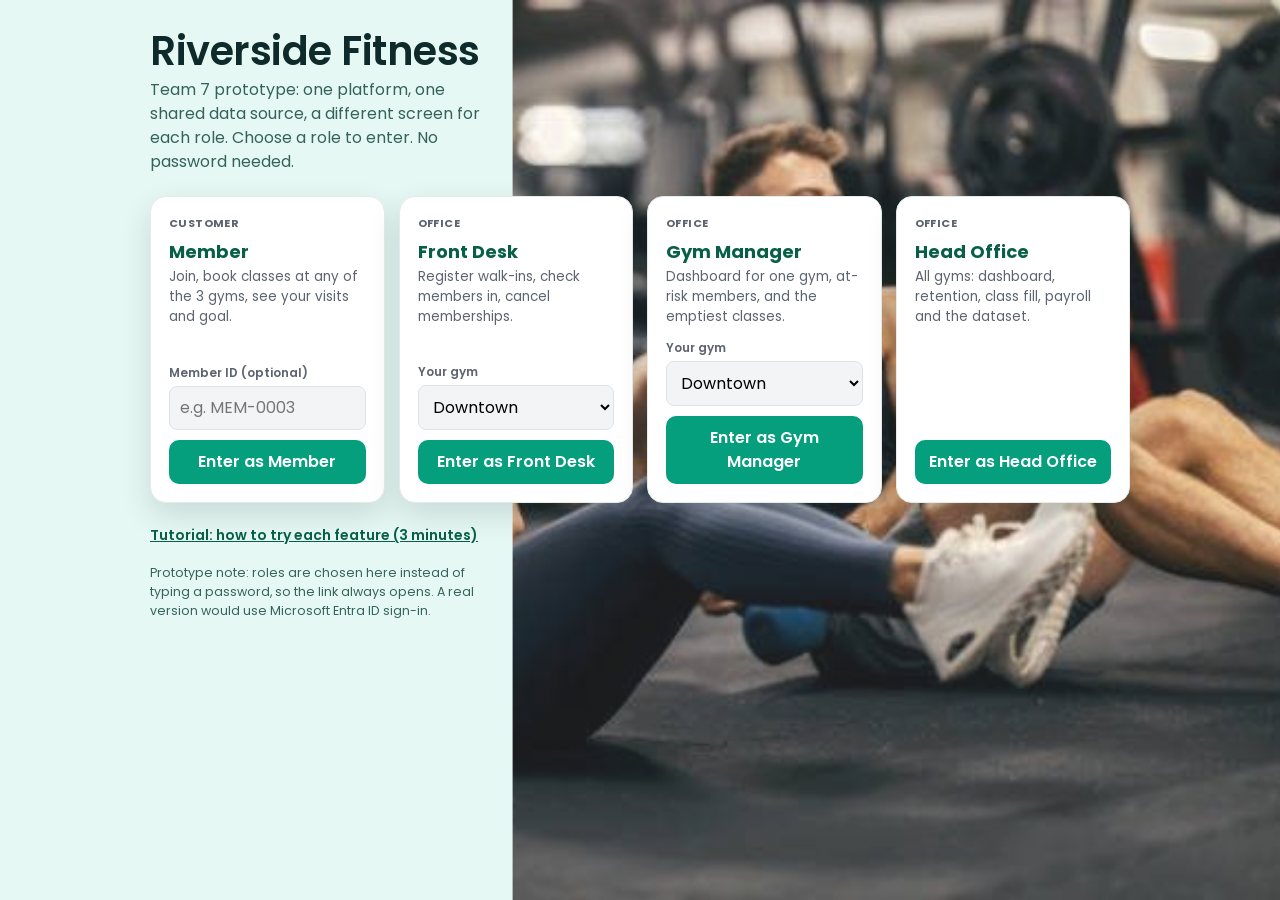
<file: index.html>
<!doctype html>
<html lang="en"><head><meta charset="utf-8"><meta name="viewport" content="width=device-width, initial-scale=1">
<title>Riverside Fitness - Choose your role</title>
<style>
:root{--bg:#f3f6f7;--ink:#14232b;--muted:#5d6f78;--line:#dbe3e7;--brand:#0b6e6e}
*{box-sizing:border-box}
body{margin:0;background:var(--bg);color:var(--ink);font:16px/1.5 -apple-system,Segoe UI,Roboto,Arial,sans-serif;padding:28px 16px}
.w{max-width:980px;margin:0 auto}
h1{margin:0 0 4px;font-size:28px}.lead{color:var(--muted);margin:0 0 22px}
.g{display:grid;grid-template-columns:repeat(auto-fit,minmax(215px,1fr));gap:14px}
.c{background:#fff;border:1px solid var(--line);border-radius:12px;padding:18px;display:flex;flex-direction:column}
.c h2{margin:0 0 2px;font-size:18px;color:var(--brand)}.c p{margin:0 0 12px;color:var(--muted);font-size:13.5px;flex:1}
label{font-size:12px;font-weight:600;color:var(--muted);margin-bottom:4px}
input,select{width:100%;padding:9px 10px;border:1px solid var(--line);border-radius:7px;font:inherit;margin-bottom:10px}
button{background:var(--brand);color:#fff;border:0;border-radius:7px;padding:10px;font:inherit;font-weight:600;cursor:pointer}
button:hover{background:#084f50}
.tag{display:inline-block;font-size:11px;font-weight:700;letter-spacing:.4px;text-transform:uppercase;color:var(--muted);margin-bottom:6px}
.foot{margin-top:22px;display:flex;flex-wrap:wrap;gap:16px;font-size:14px}.foot a{color:var(--brand);font-weight:600}
.note{font-size:12.5px;color:var(--muted);margin-top:18px}
</style><link rel="stylesheet" href="theme.css"></head><body class="landing"><div class="w">
<h1>Riverside Fitness</h1>
<p class="lead">Team 7 prototype: one platform, one shared data source, a different screen for each role. Choose a role to enter. No password needed.</p>
<div class="g">
 <div class="c"><span class="tag">Customer</span><h2>Member</h2><p>Join, book classes at any of the 3 gyms, see your visits and goal.</p>
  <label for="mid">Member ID (optional)</label><input id="mid" placeholder="e.g. MEM-0003">
  <button id="goMember" type="button">Enter as Member</button></div>
 <div class="c"><span class="tag">Office</span><h2>Front Desk</h2><p>Register walk-ins, check members in, cancel memberships.</p>
  <label for="locFd">Your gym</label><select id="locFd"></select>
  <button data-role="frontdesk" data-loc="locFd" type="button">Enter as Front Desk</button></div>
 <div class="c"><span class="tag">Office</span><h2>Gym Manager</h2><p>Dashboard for one gym, at-risk members, and the emptiest classes.</p>
  <label for="locGm">Your gym</label><select id="locGm"></select>
  <button data-role="manager" data-loc="locGm" type="button">Enter as Gym Manager</button></div>
 <div class="c"><span class="tag">Office</span><h2>Head Office</h2><p>All gyms: dashboard, retention, class fill, payroll and the dataset.</p>
  <label>&nbsp;</label><div style="flex:1"></div>
  <button data-role="head" type="button">Enter as Head Office</button></div>
</div>
<div class="foot"><a href="guide.html">Tutorial: how to try each feature (3 minutes)</a></div>
<p class="note">Prototype note: roles are chosen here instead of typing a password, so the link always opens. A real version would use Microsoft Entra ID sign-in.</p>
</div>
<script>
const G=[['LOC-A','Downtown'],['LOC-B','Uptown'],['LOC-C','Eastside']];
['locFd','locGm'].forEach(id=>document.getElementById(id).innerHTML=G.map(g=>`<option value="${g[0]}">${g[1]}</option>`).join(''));
function set(k,v){try{localStorage.setItem(k,v)}catch(e){}}
function del(k){try{localStorage.removeItem(k)}catch(e){}}
document.getElementById('goMember').onclick=()=>{const v=document.getElementById('mid').value.trim().toUpperCase();v?set('rf_member',v):del('rf_member');location.href='member.html';};
document.querySelectorAll('[data-role]').forEach(b=>b.onclick=()=>{const l=b.dataset.loc?document.getElementById(b.dataset.loc).value:'';location.href='staff.html?role='+b.dataset.role+(l?'&loc='+l:'');});
</script></body></html>
</file>
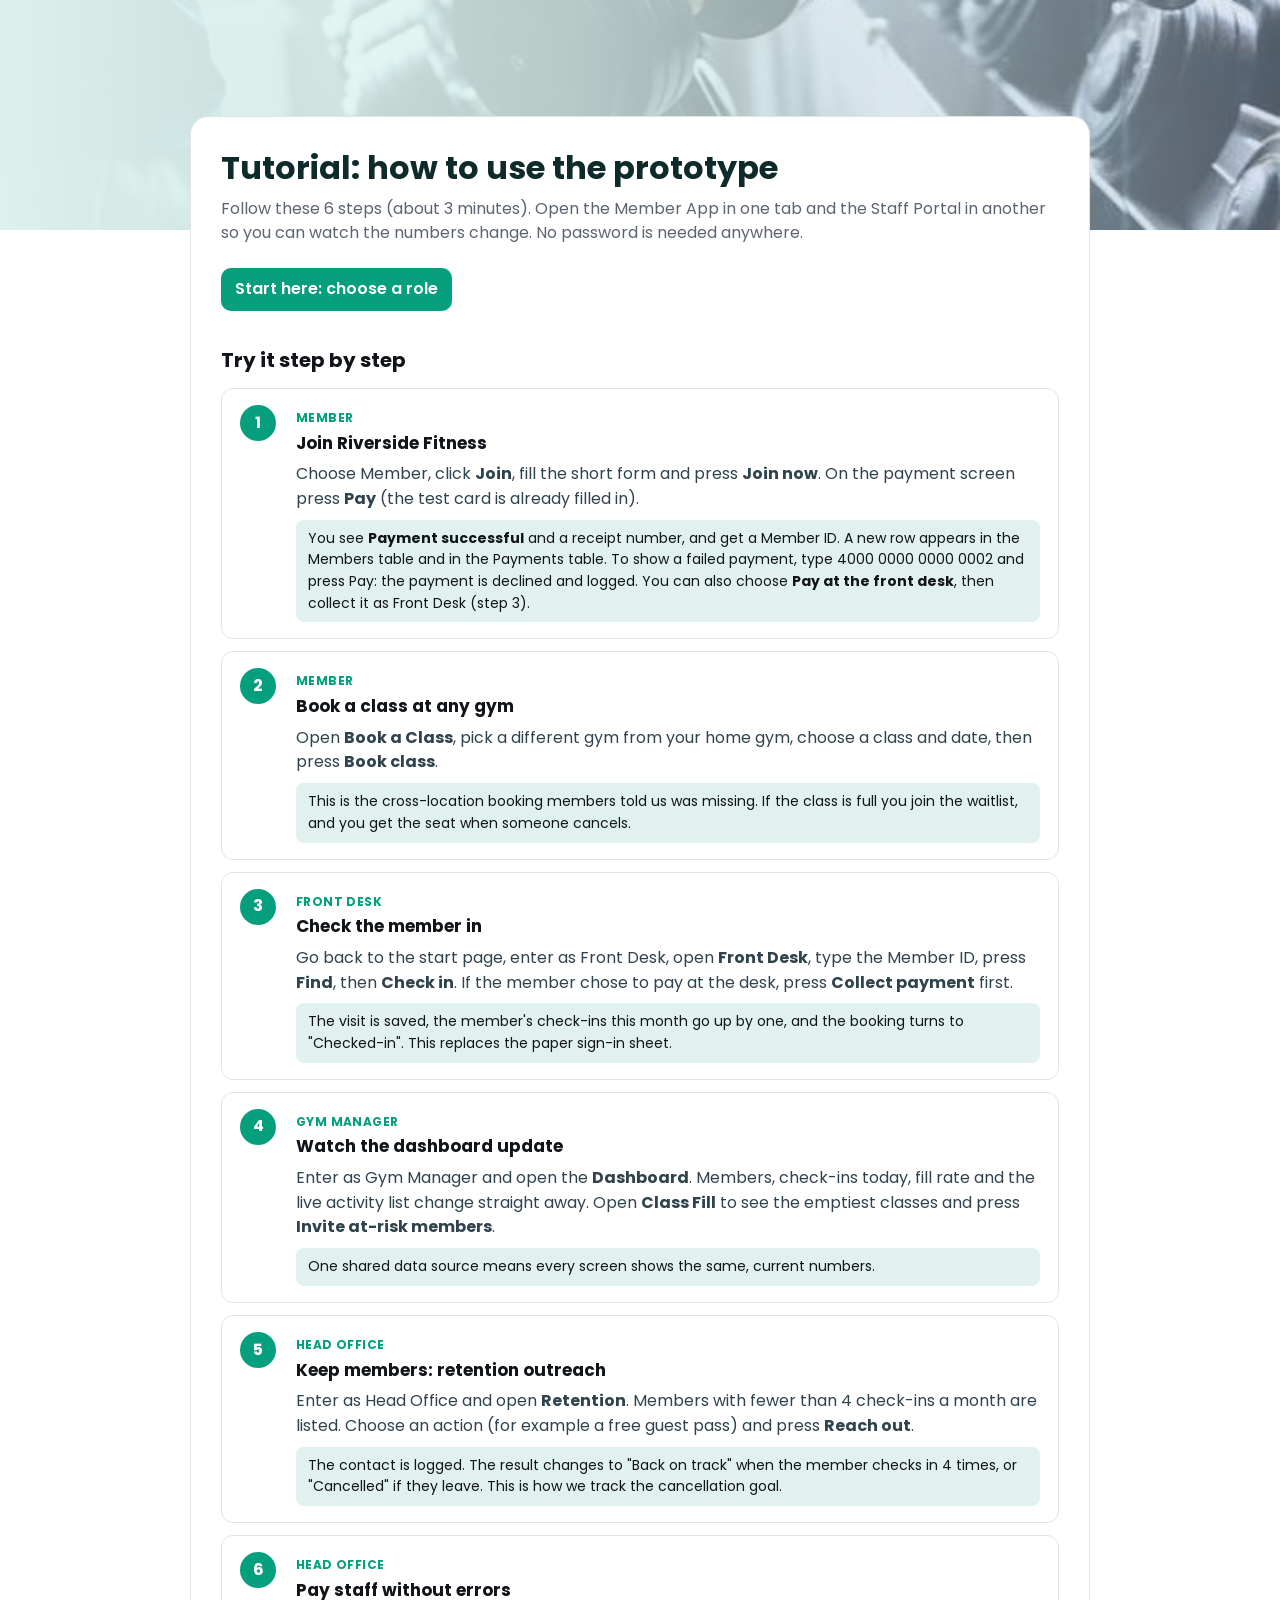
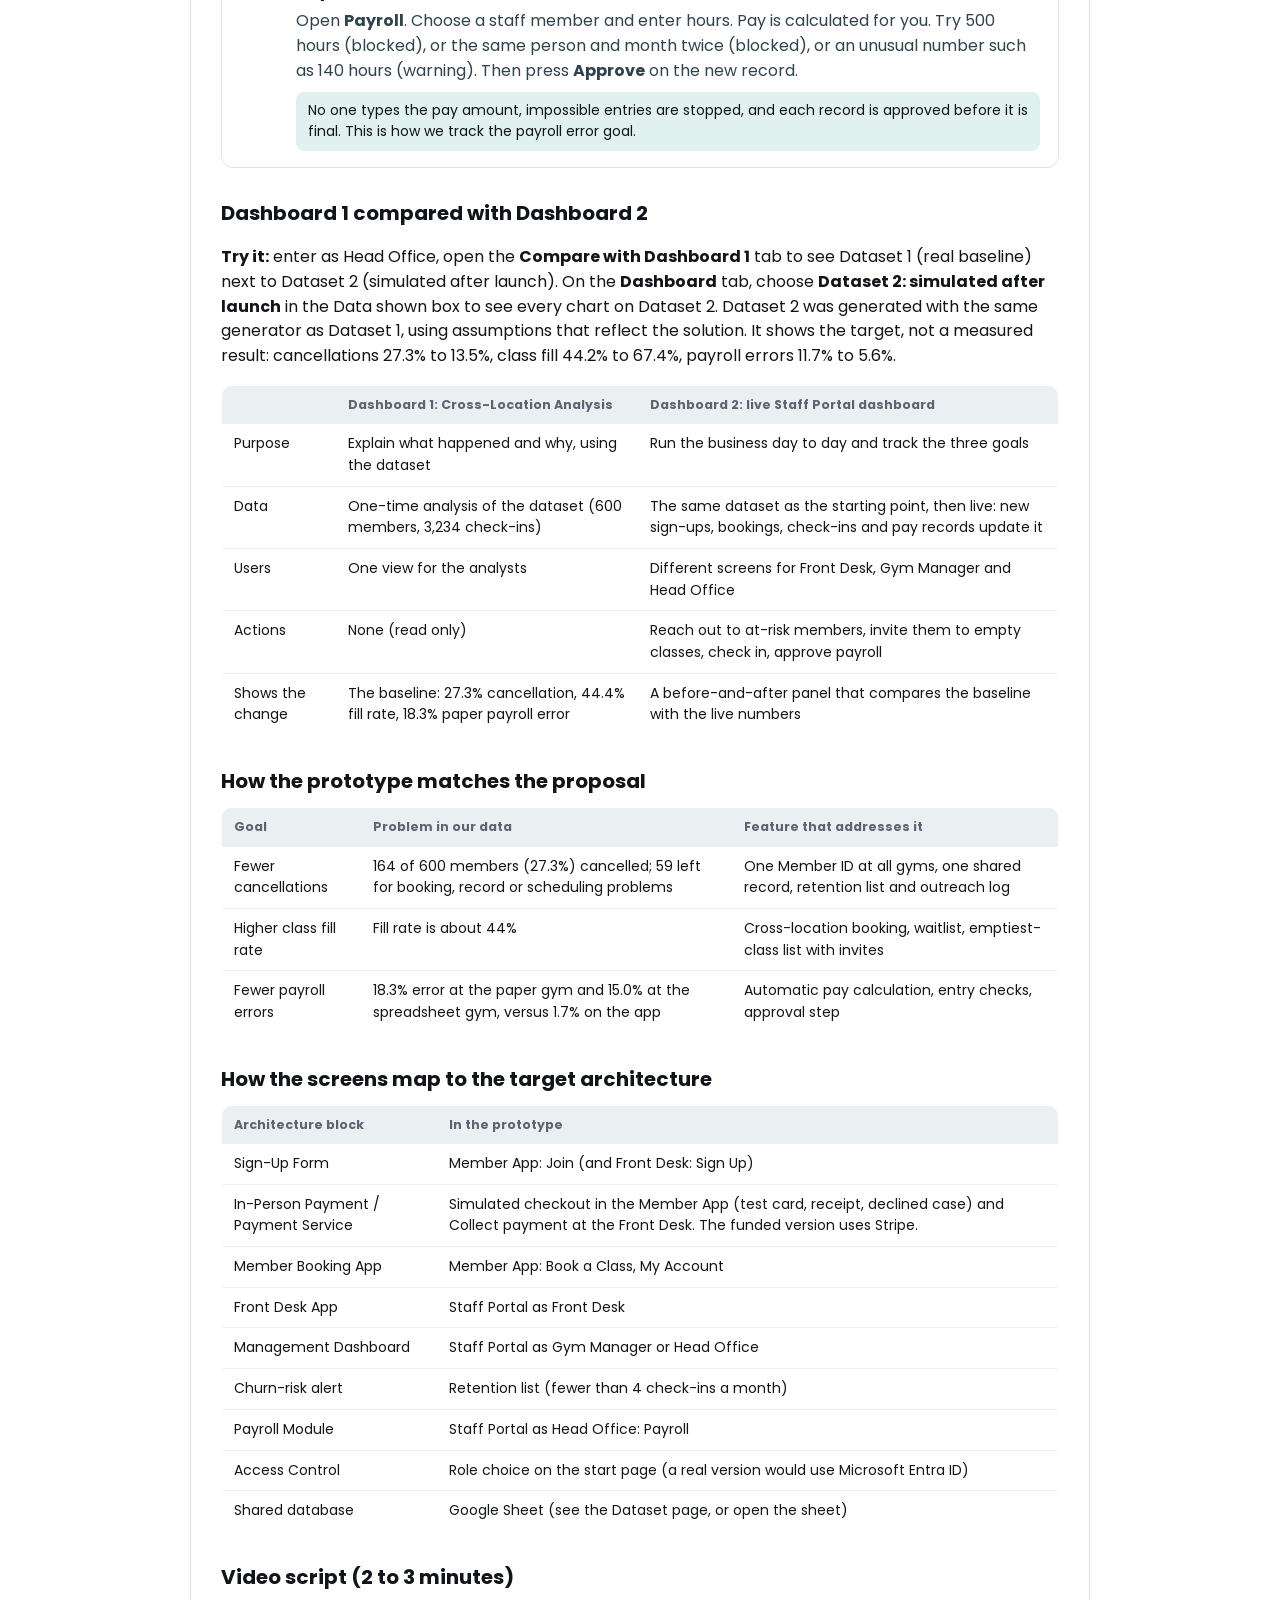
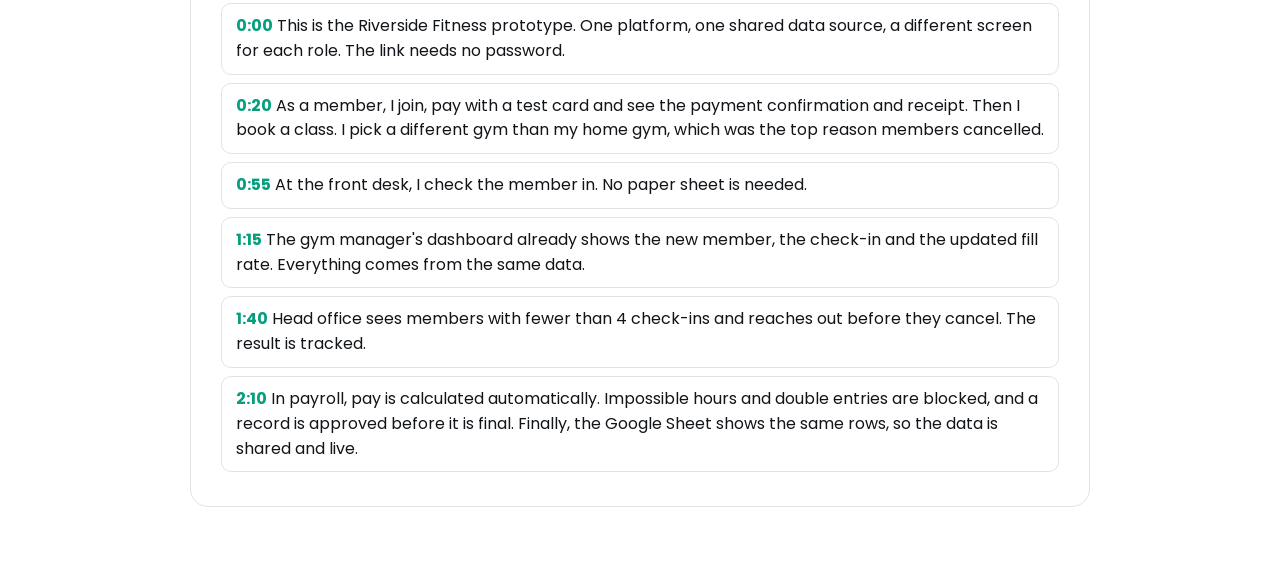
<file: guide.html>
<!doctype html>
<html lang="en"><head><meta charset="utf-8"><meta name="viewport" content="width=device-width, initial-scale=1">
<title>Riverside Fitness - Tutorial</title>
<style>
:root{--bg:#f3f6f7;--ink:#14232b;--muted:#5d6f78;--line:#dbe3e7;--brand:#0b6e6e}
*{box-sizing:border-box}body{margin:0;background:var(--bg);color:var(--ink);font:16px/1.55 -apple-system,Segoe UI,Roboto,Arial,sans-serif;padding:26px 16px 60px}
.w{max-width:900px;margin:0 auto}h1{margin:0 0 4px}h2{margin:30px 0 10px;font-size:20px}.lead{color:var(--muted);margin:0 0 18px}
.step{background:#fff;border:1px solid var(--line);border-radius:12px;padding:16px 18px;margin:12px 0;display:grid;grid-template-columns:42px 1fr;gap:14px}
.n{width:36px;height:36px;border-radius:50%;background:var(--brand);color:#fff;display:grid;place-items:center;font-weight:700}
.step h3{margin:0 0 2px;font-size:17px}.who{font-size:12px;font-weight:700;text-transform:uppercase;letter-spacing:.4px;color:var(--brand)}
.step p{margin:6px 0 0;color:#2f434d}.exp{background:#e1f1f0;border-radius:8px;padding:8px 12px;margin-top:8px;font-size:14px}
table{width:100%;border-collapse:collapse;background:#fff;border:1px solid var(--line);border-radius:10px;overflow:hidden;font-size:14px}
th,td{text-align:left;padding:9px 12px;border-bottom:1px solid #edf1f3;vertical-align:top}th{background:#eaf0f2;color:var(--muted);font-size:12.5px}
.tw{overflow-x:auto}a{color:var(--brand);font-weight:600}.btn{display:inline-block;background:var(--brand);color:#fff;border-radius:7px;padding:9px 14px;text-decoration:none;margin:4px 6px 4px 0}
.script p{background:#fff;border:1px solid var(--line);border-radius:10px;padding:10px 14px;margin:8px 0}.script b{color:var(--brand)}
</style><link rel="stylesheet" href="theme.css"></head><body class="doc"><div class="w">
<h1>Tutorial: how to use the prototype</h1>
<p class="lead">Follow these 6 steps (about 3 minutes). Open the Member App in one tab and the Staff Portal in another so you can watch the numbers change. No password is needed anywhere.</p>
<a class="btn" href="index.html">Start here: choose a role</a>

<h2>Try it step by step</h2>
<div class="step"><div class="n">1</div><div><span class="who">Member</span><h3>Join Riverside Fitness</h3>
<p>Choose Member, click <b>Join</b>, fill the short form and press <b>Join now</b>. On the payment screen press <b>Pay</b> (the test card is already filled in).</p>
<div class="exp">You see <b>Payment successful</b> and a receipt number, and get a Member ID. A new row appears in the Members table and in the Payments table. To show a failed payment, type 4000 0000 0000 0002 and press Pay: the payment is declined and logged. You can also choose <b>Pay at the front desk</b>, then collect it as Front Desk (step 3).</div></div></div>
<div class="step"><div class="n">2</div><div><span class="who">Member</span><h3>Book a class at any gym</h3>
<p>Open <b>Book a Class</b>, pick a different gym from your home gym, choose a class and date, then press <b>Book class</b>.</p>
<div class="exp">This is the cross-location booking members told us was missing. If the class is full you join the waitlist, and you get the seat when someone cancels.</div></div></div>
<div class="step"><div class="n">3</div><div><span class="who">Front Desk</span><h3>Check the member in</h3>
<p>Go back to the start page, enter as Front Desk, open <b>Front Desk</b>, type the Member ID, press <b>Find</b>, then <b>Check in</b>. If the member chose to pay at the desk, press <b>Collect payment</b> first.</p>
<div class="exp">The visit is saved, the member's check-ins this month go up by one, and the booking turns to "Checked-in". This replaces the paper sign-in sheet.</div></div></div>
<div class="step"><div class="n">4</div><div><span class="who">Gym Manager</span><h3>Watch the dashboard update</h3>
<p>Enter as Gym Manager and open the <b>Dashboard</b>. Members, check-ins today, fill rate and the live activity list change straight away. Open <b>Class Fill</b> to see the emptiest classes and press <b>Invite at-risk members</b>.</p>
<div class="exp">One shared data source means every screen shows the same, current numbers.</div></div></div>
<div class="step"><div class="n">5</div><div><span class="who">Head Office</span><h3>Keep members: retention outreach</h3>
<p>Enter as Head Office and open <b>Retention</b>. Members with fewer than 4 check-ins a month are listed. Choose an action (for example a free guest pass) and press <b>Reach out</b>.</p>
<div class="exp">The contact is logged. The result changes to "Back on track" when the member checks in 4 times, or "Cancelled" if they leave. This is how we track the cancellation goal.</div></div></div>
<div class="step"><div class="n">6</div><div><span class="who">Head Office</span><h3>Pay staff without errors</h3>
<p>Open <b>Payroll</b>. Choose a staff member and enter hours. Pay is calculated for you. Try 500 hours (blocked), or the same person and month twice (blocked), or an unusual number such as 140 hours (warning). Then press <b>Approve</b> on the new record.</p>
<div class="exp">No one types the pay amount, impossible entries are stopped, and each record is approved before it is final. This is how we track the payroll error goal.</div></div></div>

<h2>Dashboard 1 compared with Dashboard 2</h2>
<p><b>Try it:</b> enter as Head Office, open the <b>Compare with Dashboard 1</b> tab to see Dataset 1 (real baseline) next to Dataset 2 (simulated after launch). On the <b>Dashboard</b> tab, choose <b>Dataset 2: simulated after launch</b> in the Data shown box to see every chart on Dataset 2. Dataset 2 was generated with the same generator as Dataset 1, using assumptions that reflect the solution. It shows the target, not a measured result: cancellations 27.3% to 13.5%, class fill 44.2% to 67.4%, payroll errors 11.7% to 5.6%.</p>
<div class="tw"><table><thead><tr><th></th><th>Dashboard 1: Cross-Location Analysis</th><th>Dashboard 2: live Staff Portal dashboard</th></tr></thead><tbody>
<tr><td>Purpose</td><td>Explain what happened and why, using the dataset</td><td>Run the business day to day and track the three goals</td></tr>
<tr><td>Data</td><td>One-time analysis of the dataset (600 members, 3,234 check-ins)</td><td>The same dataset as the starting point, then live: new sign-ups, bookings, check-ins and pay records update it</td></tr>
<tr><td>Users</td><td>One view for the analysts</td><td>Different screens for Front Desk, Gym Manager and Head Office</td></tr>
<tr><td>Actions</td><td>None (read only)</td><td>Reach out to at-risk members, invite them to empty classes, check in, approve payroll</td></tr>
<tr><td>Shows the change</td><td>The baseline: 27.3% cancellation, 44.4% fill rate, 18.3% paper payroll error</td><td>A before-and-after panel that compares the baseline with the live numbers</td></tr>
</tbody></table></div>

<h2>How the prototype matches the proposal</h2>
<div class="tw"><table><thead><tr><th>Goal</th><th>Problem in our data</th><th>Feature that addresses it</th></tr></thead><tbody>
<tr><td>Fewer cancellations</td><td>164 of 600 members (27.3%) cancelled; 59 left for booking, record or scheduling problems</td><td>One Member ID at all gyms, one shared record, retention list and outreach log</td></tr>
<tr><td>Higher class fill rate</td><td>Fill rate is about 44%</td><td>Cross-location booking, waitlist, emptiest-class list with invites</td></tr>
<tr><td>Fewer payroll errors</td><td>18.3% error at the paper gym and 15.0% at the spreadsheet gym, versus 1.7% on the app</td><td>Automatic pay calculation, entry checks, approval step</td></tr>
</tbody></table></div>

<h2>How the screens map to the target architecture</h2>
<div class="tw"><table><thead><tr><th>Architecture block</th><th>In the prototype</th></tr></thead><tbody>
<tr><td>Sign-Up Form</td><td>Member App: Join (and Front Desk: Sign Up)</td></tr>
<tr><td>In-Person Payment / Payment Service</td><td>Simulated checkout in the Member App (test card, receipt, declined case) and Collect payment at the Front Desk. The funded version uses Stripe.</td></tr>
<tr><td>Member Booking App</td><td>Member App: Book a Class, My Account</td></tr>
<tr><td>Front Desk App</td><td>Staff Portal as Front Desk</td></tr>
<tr><td>Management Dashboard</td><td>Staff Portal as Gym Manager or Head Office</td></tr>
<tr><td>Churn-risk alert</td><td>Retention list (fewer than 4 check-ins a month)</td></tr>
<tr><td>Payroll Module</td><td>Staff Portal as Head Office: Payroll</td></tr>
<tr><td>Access Control</td><td>Role choice on the start page (a real version would use Microsoft Entra ID)</td></tr>
<tr><td>Shared database</td><td>Google Sheet (see the Dataset page, or open the sheet)</td></tr>
</tbody></table></div>

<h2>Video script (2 to 3 minutes)</h2>
<div class="script">
<p><b>0:00</b> This is the Riverside Fitness prototype. One platform, one shared data source, a different screen for each role. The link needs no password.</p>
<p><b>0:20</b> As a member, I join, pay with a test card and see the payment confirmation and receipt. Then I book a class. I pick a different gym than my home gym, which was the top reason members cancelled.</p>
<p><b>0:55</b> At the front desk, I check the member in. No paper sheet is needed.</p>
<p><b>1:15</b> The gym manager's dashboard already shows the new member, the check-in and the updated fill rate. Everything comes from the same data.</p>
<p><b>1:40</b> Head office sees members with fewer than 4 check-ins and reaches out before they cancel. The result is tracked.</p>
<p><b>2:10</b> In payroll, pay is calculated automatically. Impossible hours and double entries are blocked, and a record is approved before it is final. Finally, the Google Sheet shows the same rows, so the data is shared and live.</p>
</div>
</div></body></html>
</file>
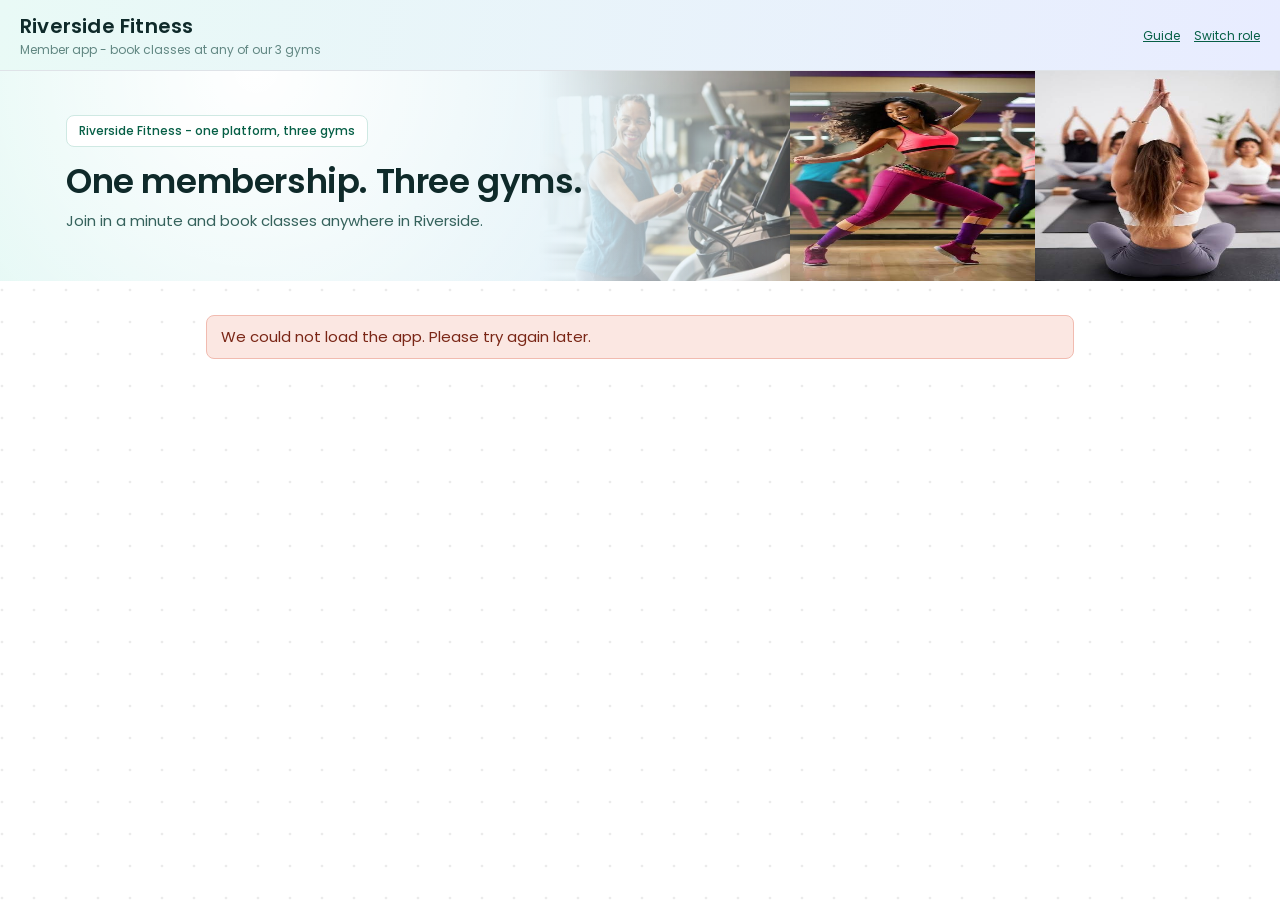
<file: member.html>
<!doctype html>
<html lang="en"><head><meta charset="utf-8"><meta name="viewport" content="width=device-width, initial-scale=1"><title>Riverside Fitness - Member App</title><style>
:root{
  --bg:#f3f6f7; --card:#ffffff; --ink:#14232b; --muted:#5d6f78; --line:#dbe3e7;
  --brand:#0b6e6e; --brand-dark:#0b6e6e; --brand-soft:#e1f1f0;
  --high:#c8432b; --high-soft:#fbe7e2; --med:#b7791f; --med-soft:#fbf0d9;
  --low:#2f855a; --low-soft:#e0f3e8; --new:#2b6cb0; --new-soft:#e3eefa;
  --radius:10px;
}
*{box-sizing:border-box}
body{margin:0;background:var(--bg);color:var(--ink);font:15px/1.45 -apple-system,Segoe UI,Roboto,Helvetica,Arial,sans-serif}
header{background:var(--brand-dark);color:#fff;padding:12px 20px;display:flex;flex-wrap:wrap;align-items:center;gap:14px}
header h1{font-size:18px;margin:0;font-weight:700;letter-spacing:.2px}
header .sub{font-size:12px;opacity:.75}
.spacer{flex:1}
.pill{font-size:12px;padding:3px 10px;border-radius:99px;background:rgba(255,255,255,.16)}
.pill.live{background:#2f855a}
.pill.demo{background:#b7791f}
header button{background:rgba(255,255,255,.14);color:#fff;border:0;border-radius:6px;padding:6px 10px;cursor:pointer;font-size:12px}
header button:hover{background:rgba(255,255,255,.26)}
nav{background:#fff;border-bottom:1px solid var(--line);display:flex;gap:2px;padding:0 14px;overflow-x:auto}
nav button{background:none;border:0;padding:13px 14px;font-size:14px;color:var(--muted);cursor:pointer;border-bottom:3px solid transparent;white-space:nowrap}
nav button.on{color:var(--brand-dark);border-bottom-color:var(--brand);font-weight:600}
main{max-width:1180px;margin:0 auto;padding:20px 16px 60px}
h2{margin:0 0 4px;font-size:20px}
.lead{color:var(--muted);margin:0 0 18px}
.grid{display:grid;gap:14px}
.kpis{grid-template-columns:repeat(auto-fit,minmax(160px,1fr));margin-bottom:14px}
.two{grid-template-columns:repeat(auto-fit,minmax(340px,1fr))}
.card{background:var(--card);border:1px solid var(--line);border-radius:var(--radius);padding:16px}
.card h3{margin:0 0 10px;font-size:14px;color:var(--muted);font-weight:600;text-transform:uppercase;letter-spacing:.5px}
.kpi .v{font-size:28px;font-weight:700;line-height:1.1}
.kpi .l{font-size:12px;color:var(--muted);margin-top:4px}
.kpi.flash{animation:flash 1.4s}
@keyframes flash{0%{background:#fff6cc}100%{background:#fff}}
.bar{display:grid;grid-template-columns:minmax(120px,38%) 1fr 44px;gap:8px;align-items:center;margin:7px 0;font-size:13px}
.bar .t{height:14px;background:#eaf0f2;border-radius:4px;overflow:hidden}
.bar .t i{display:block;height:100%;background:var(--brand);border-radius:4px}
.bar .t i.hot{background:var(--high)}
.bar .n{text-align:right;font-variant-numeric:tabular-nums;color:var(--muted)}
.stack{display:flex;height:22px;border-radius:5px;overflow:hidden;margin:6px 0 10px}
.stack i{display:block;height:100%}
.legend{display:flex;flex-wrap:wrap;gap:12px;font-size:12px;color:var(--muted)}
.legend b{display:inline-block;width:10px;height:10px;border-radius:2px;margin-right:5px;vertical-align:-1px}
.tag{display:inline-block;font-size:11.5px;font-weight:600;padding:2px 8px;border-radius:99px}
.tag.High{background:var(--high-soft);color:var(--high)}
.tag.Medium{background:var(--med-soft);color:var(--med)}
.tag.Low{background:var(--low-soft);color:var(--low)}
.tag.New{background:var(--new-soft);color:var(--new)}
  .tag.No\ data{background:#eef1f3;color:var(--muted)}
.tag.x{background:#eef1f3;color:var(--muted)}
table{width:100%;border-collapse:collapse;font-size:13px}
th{text-align:left;font-weight:600;color:var(--muted);padding:7px 8px;border-bottom:1px solid var(--line);white-space:nowrap}
td{padding:7px 8px;border-bottom:1px solid #edf1f3}
.tw{overflow-x:auto}
label{display:block;font-size:12.5px;font-weight:600;margin:12px 0 4px;color:var(--muted)}
input,select{width:100%;padding:9px 10px;border:1px solid var(--line);border-radius:7px;font:inherit;background:#fff;color:var(--ink)}
input:focus,select:focus,button:focus-visible{outline:2px solid var(--brand);outline-offset:1px}
.row2{display:grid;grid-template-columns:1fr 1fr;gap:12px}
@media(max-width:560px){.row2{grid-template-columns:1fr}}
.btn{background:var(--brand);color:#fff;border:0;border-radius:7px;padding:10px 16px;font:inherit;font-weight:600;cursor:pointer;margin-top:16px}
.btn:hover{background:var(--brand-dark)}
.btn.ghost{background:#fff;color:var(--brand-dark);border:1px solid var(--brand)}
.btn.sm{padding:5px 10px;margin:0;font-size:12.5px}
.btn.warn{background:var(--high)}
.form{max-width:560px}
.note{font-size:12.5px;color:var(--muted);margin-top:8px}
.ok{background:var(--low-soft);border:1px solid #b7e1c8;border-radius:8px;padding:12px 14px;margin-top:14px}
.err{background:var(--high-soft);border:1px solid #f1bbb0;border-radius:8px;padding:10px 14px;margin-top:14px;color:#7a2616}
.feed{list-style:none;margin:0;padding:0;font-size:13px}
.feed li{padding:7px 0;border-bottom:1px solid #edf1f3;display:flex;gap:8px}
.feed time{color:var(--muted);font-size:11.5px;white-space:nowrap;min-width:56px}
.empty{color:var(--muted);font-size:13px;padding:6px 0}
#toast{position:fixed;bottom:18px;left:50%;transform:translateX(-50%);background:#14232b;color:#fff;padding:10px 16px;border-radius:8px;font-size:13.5px;opacity:0;transition:opacity .25s;pointer-events:none;z-index:9}
#toast.show{opacity:1}
dialog{border:0;border-radius:12px;padding:20px;max-width:520px;width:92%;box-shadow:0 12px 40px rgba(0,0,0,.3)}
dialog::backdrop{background:rgba(10,25,30,.5)}
.flow{display:flex;flex-wrap:wrap;gap:6px;align-items:center;font-size:12.5px;color:var(--muted);margin-bottom:16px}
.flow span{background:#fff;border:1px solid var(--line);border-radius:6px;padding:3px 8px}

main{max-width:900px}a{color:var(--brand-dark)}td:first-child{white-space:nowrap}.btn.sm{white-space:nowrap}
</style><link rel="stylesheet" href="theme.css"></head><body>
<header>
  <div><h1>Riverside Fitness</h1><div class="sub">Member app - book classes at any of our 3 gyms</div></div>
  <div class="spacer"></div>
  <span id="who" class="pill" hidden></span>
  <a href="guide.html" target="_blank" style="color:#fff;font-size:12px">Guide</a>
  <a href="index.html" style="color:#fff;font-size:12px">Switch role</a>
  <button id="btnLogout" type="button" hidden>Log out</button>
</header>
<nav id="nav"></nav>
<section class="hero"><div class="in"><h2 id="heroTitle">One membership. Three gyms.</h2><p id="heroSub">Join in a minute and book classes anywhere in Riverside.</p></div></section>
<main id="view"></main>
<div id="toast" role="status"></div>
<script src="config.js"></script>
<script src="kpi.js"></script>
<script src="seed.js"></script>
<script>
const LS = {
  get(k){ try{ return localStorage.getItem(k); }catch(e){ return null; } },
  set(k,v){ try{ localStorage.setItem(k,v); }catch(e){} },
  del(k){ try{ localStorage.removeItem(k); }catch(e){} }
};
const API = (LS.get('rf_api') || window.RF_API_URL || '').trim();
const LIVE = !!API;
const TODAY = new Date().toISOString().slice(0,10);
const PLANS = {Basic:35, Standard:69, Premium:120};
const ID_RULES = {Members:['member_id','MEM-',4], Bookings:['booking_id','BKG-',5], CheckIns:['checkin_id','CHK-',6], Payments:['payment_id','PMT-',5], Feedback:['feedback_id','FDB-',5], Reminders:['reminder_id','RMD-',5]};
let me = LS.get('rf_member') || '';
let view = me ? 'account' : 'login';
let PUB = {Locations:[], Classes:[], Counts:{}}, ACCT = null, DB = null;

const $ = s => document.querySelector(s);
const esc = s => String(s ?? '').replace(/[&<>"']/g, c => ({'&':'&amp;','<':'&lt;','>':'&gt;','"':'&quot;',"'":'&#39;'}[c]));
const num = v => Number(v) || 0;
const locName = id => { const l = PUB.Locations.find(x => x.location_id === id); return l ? l.location_name.replace('Riverside Fitness - ','') : id; };
function toast(t){ const e = $('#toast'); e.textContent = t; e.classList.add('show'); clearTimeout(toast.t); toast.t = setTimeout(()=>e.classList.remove('show'), 2800); }
function opts(arr, sel){ return arr.map(([v,t]) => `<option value="${esc(v)}"${v===sel?' selected':''}>${esc(t)}</option>`).join(''); }
function ageGroup(a){ return a<30?'18-29':a<45?'30-44':a<60?'45-59':'60+'; }
function nextDates(dow, n){
  const names = ['Sunday','Monday','Tuesday','Wednesday','Thursday','Friday','Saturday'];
  const out = []; const d = new Date(TODAY + 'T12:00:00');
  for(let i=0; out.length<n && i<30; i++){ if(names[d.getDay()] === dow) out.push(d.toISOString().slice(0,10)); d.setDate(d.getDate()+1); }
  return out;
}
function classLabel(c){ return `${c.class_name} - ${c.day_of_week.slice(0,3)} ${c.class_time_slot.split(' (')[0]} - ${locName(c.location_id)}`; }

/* ---- data layer ---- */
function saveDemo(){ LS.set('rf_db', JSON.stringify(DB)); }
function nextId(tab){
  const [col,pre,pad] = ID_RULES[tab];
  return pre + String(Math.max(0, ...DB[tab].map(r => Number(String(r[col]).replace(/\D/g,''))||0)) + 1).padStart(pad,'0');
}
function countsFrom(bk){ const c = {}; bk.forEach(b => { if(b.status==='Booked'||b.status==='Checked-in'){ const k=b.class_id+'|'+b.class_date; c[k]=(c[k]||0)+1; } }); return c; }
async function load(){
  if(LIVE){
    PUB = await (await fetch(API)).json();
    ACCT = null;
    if(me){
      const j = await (await fetch(API + '?member=' + encodeURIComponent(me))).json();
      const m = (j.Members||[])[0];
      ACCT = m ? {m, bookings:j.Bookings||[], checkins:j.CheckIns||[], payments:j.Payments||[], feedback:j.Feedback||[], reminders:j.Reminders||[]} : null;
    }
  } else {
    const s = LS.get('rf_db'); DB = s ? JSON.parse(s) : JSON.parse(JSON.stringify(window.SEED)); DB.Payments = DB.Payments || []; DB.Feedback = DB.Feedback || []; DB.Reminders = DB.Reminders || [];
    PUB = {Locations:DB.Locations, Classes:DB.Classes, Counts:countsFrom(DB.Bookings)};
    const m = me && DB.Members.find(x => String(x.member_id).toUpperCase()===me.toUpperCase());
    ACCT = m ? {m, bookings:DB.Bookings.filter(b=>b.member_id===m.member_id), checkins:DB.CheckIns.filter(c=>c.member_id===m.member_id).slice(-10), payments:DB.Payments.filter(p=>p.member_id===m.member_id), feedback:DB.Feedback.filter(f=>f.member_id===m.member_id), reminders:DB.Reminders.filter(r=>r.member_id===m.member_id)} : null;
  }
}
async function append(tab,row){
  if(LIVE){
    const r = await fetch(API,{method:'POST',headers:{'Content-Type':'text/plain;charset=utf-8'},body:JSON.stringify({action:'append',tab,row})});
    const j = await r.json(); if(!j.ok) throw new Error(j.error||'Could not save'); return j.row;
  }
  row[ID_RULES[tab][0]] = nextId(tab); DB[tab].push(row); saveDemo(); return row;
}
/* ---- class reminders ---- */
const RMD_OPTS = [['1 day', 1440], ['2 hours', 120], ['30 minutes', 30]];
function classStart(b){
  const c = PUB.Classes.find(x => x.class_id === b.class_id) || {};
  const m = String(c.class_time_slot || '').match(/\((\d+)(?::\d+)?(am|pm)?\s*-\s*(\d+)(am|pm)/i);
  let h = 9;
  if(m){ h = +m[1]; const ap = (m[2] || m[4]).toLowerCase(); if(ap === 'pm' && h < 12) h += 12; if(ap === 'am' && h === 12) h = 0; }
  const d = new Date(b.class_date + 'T00:00:00'); d.setHours(h, 0, 0, 0); return d;
}
const fmtWhen = d => d.toLocaleString('en-US', {weekday:'short', month:'short', day:'numeric', hour:'numeric', minute:'2-digit'});
function reminderUI(b){
  const r = (ACCT.reminders || []).find(x => x.booking_id === b.booking_id);
  if(r){
    const at = new Date(r.remind_at), start = classStart(b), due = at <= new Date() && new Date() < start;
    return `<span class="tag ${due ? 'High' : 'New'}" title="Class starts ${esc(fmtWhen(start))}">${due ? 'Reminder: class starts soon' : 'Reminder: ' + esc(fmtWhen(at))} (${esc(r.remind_before)} before)</span><button class="btn sm ghost" data-ics="${esc(b.booking_id)}" type="button">Add to calendar</button>`;
  }
  return `<select id="rm_${esc(b.booking_id)}" aria-label="Remind me" style="width:auto;padding:5px 8px">${RMD_OPTS.map(o => `<option>${o[0]} before</option>`).join('')}</select><button class="btn sm" data-remind="${esc(b.booking_id)}" type="button">Set reminder</button>`;
}
async function setReminder(id){
  const b = ACCT.bookings.find(x => x.booking_id === id); if(!b) return;
  const sel = $('#rm_' + id), label = (sel ? sel.value : '2 hours before').replace(' before', '');
  const mins = (RMD_OPTS.find(o => o[0] === label) || RMD_OPTS[1])[1];
  const start = classStart(b), at = new Date(start.getTime() - mins * 60000), c = PUB.Classes.find(x => x.class_id === b.class_id) || {};
  const iso = d => new Date(d.getTime() - d.getTimezoneOffset() * 60000).toISOString().slice(0,19);
  await append('Reminders', {reminder_id:'', member_id:ACCT.m.member_id, booking_id:id, class_label:(c.class_name || b.class_id) + ' - ' + locName(b.class_location_id), class_date:b.class_date, remind_before:label, remind_at:iso(at), created_at:new Date().toISOString().slice(0,19)});
  await load(); toast('Reminder set: ' + label + ' before'); render();
}
function downloadIcs(id){
  const b = ACCT.bookings.find(x => x.booking_id === id); if(!b) return;
  const c = PUB.Classes.find(x => x.class_id === b.class_id) || {}, s = classStart(b), e = new Date(s.getTime() + 3600000);
  const f = d => d.getFullYear() + String(d.getMonth()+1).padStart(2,'0') + String(d.getDate()).padStart(2,'0') + 'T' + String(d.getHours()).padStart(2,'0') + String(d.getMinutes()).padStart(2,'0') + '00';
  const ics = ['BEGIN:VCALENDAR','VERSION:2.0','PRODID:-//Riverside Fitness//EN','BEGIN:VEVENT','UID:' + id + '@riverside-fitness','DTSTAMP:' + f(new Date()),'DTSTART:' + f(s),'DTEND:' + f(e),'SUMMARY:' + (c.class_name || 'Class') + ' - Riverside Fitness','LOCATION:' + locName(b.class_location_id),'BEGIN:VALARM','TRIGGER:-PT30M','ACTION:DISPLAY','DESCRIPTION:Class reminder','END:VALARM','END:VEVENT','END:VCALENDAR'].join('\r\n');
  const a = document.createElement('a'); a.href = URL.createObjectURL(new Blob([ics], {type:'text/calendar'})); a.download = 'riverside-class.ics'; document.body.appendChild(a); a.click(); a.remove();
}
async function cancelBooking(id){
  if(LIVE){
    const r = await fetch(API,{method:'POST',headers:{'Content-Type':'text/plain;charset=utf-8'},body:JSON.stringify({action:'update',tab:'Bookings',key:'booking_id',value:id,changes:{status:'Cancelled'},member:me})});
    const j = await r.json(); if(!j.ok) throw new Error(j.error||'Could not cancel'); return;
  }
  const b = DB.Bookings.find(x=>x.booking_id===id); if(b) b.status='Cancelled';
  if(b){ // first person on the waitlist gets the seat
    const w = DB.Bookings.filter(x=>x.class_id===b.class_id && x.class_date===b.class_date && x.status==='Waitlisted').sort((p,q)=>String(p.created_at).localeCompare(String(q.created_at)))[0];
    if(w) w.status='Booked';
  }
  saveDemo();
}

/* ---- views ---- */
const VIEWS = () => me ? {account:'My Account', book:'Book a Class'} : {login:'Log in', join:'Join', book:'Book a Class'};
function renderNav(){
  const v = VIEWS(); $('#nav').innerHTML = Object.entries(v).map(([k,t])=>`<button type="button" data-v="${k}" class="${k===view?'on':''}">${t}</button>`).join('');
  $('#who').hidden = $('#btnLogout').hidden = !me;
  if(ACCT) $('#who').textContent = ACCT.m.full_name || ACCT.m.member_id;
  const ht = $('#heroTitle'), hs = $('#heroSub');
  if(ht){
    if(ACCT){ ht.textContent = 'Welcome back, ' + (ACCT.m.full_name || ACCT.m.member_id); hs.textContent = 'Book a class at any of our 3 gyms.'; }
    else { ht.textContent = 'One membership. Three gyms.'; hs.textContent = 'Join in a minute and book classes anywhere in Riverside.'; }
  }
}
function go(v){ view = v; renderNav(); render(); window.scrollTo(0,0); }

function viewLogin(){ return `<h2>Welcome back</h2><p class="lead">Enter your Member ID to see your classes and visits.</p>
  <div class="card form"><label for="l_id">Member ID</label><input id="l_id" placeholder="e.g. MEM-0022" autocomplete="off">
  <button class="btn" id="doLogin" type="button">Log in</button><div id="loginOut"></div>
  <p class="note">No password needed in this prototype. Try <a href="#" id="useSample">sample member MEM-0003</a>. New here? <a href="#" data-v="join">Join Riverside Fitness</a></p></div>`; }

function viewJoin(){ return `<h2>Join Riverside Fitness</h2><p class="lead">One membership, three gyms. Sign up in a minute.</p>
  <div class="card form">
    <label for="f_name">Full name</label><input id="f_name" autocomplete="name">
    <div class="row2"><div><label for="f_age">Age</label><input id="f_age" type="number" min="14" max="99" value="28"></div>
    <div><label for="f_gender">Gender</label><select id="f_gender"><option>Female</option><option>Male</option><option>Non-binary</option></select></div></div>
    <label for="f_loc">Your home gym</label><select id="f_loc">${opts(PUB.Locations.map(l=>[l.location_id,locName(l.location_id)]))}</select>
    <label for="f_plan">Plan</label><select id="f_plan">${Object.entries(PLANS).map(([k,v])=>`<option value="${k}">${k} - $${v}/month</option>`).join('')}</select>
    <label for="f_ch">How did you hear about us?</label><select id="f_ch"><option>Online</option><option>Referral</option><option>Walk-in</option><option>Corporate Partner</option></select>
    <button class="btn" id="doJoin" type="button">Join now</button><div id="joinOut"></div></div>`; }

function viewAccount(){
  if(!ACCT) return `<div class="err">We could not find that Member ID. <a href="#" data-v="login">Log in again</a></div>`;
  const m = ACCT.m, n = num(m.monthly_checkins), goal = 4;
  const up = ACCT.bookings.filter(b => (b.status==='Booked'||b.status==='Waitlisted') && b.class_date >= TODAY).sort((a,b)=>a.class_date.localeCompare(b.class_date));
  const msg = m.is_active_member!=='Yes' ? 'Your membership is cancelled.' : n >= goal ? 'Great work - you are on track this month.' : `You are ${goal-n} visit${goal-n===1?'':'s'} away from your monthly goal. Book your next class below.`;
  return `<h2>Hi, ${esc(m.full_name||m.member_id)}!</h2><p class="lead">${esc(m.member_id)} - ${esc(m.membership_type)} plan - home gym ${esc(locName(m.location_id))}</p>
  <div class="grid two">
   <div class="card"><h3>Visits this month</h3><div class="kpi"><div class="v">${n}</div><div class="l">goal: ${goal} visits a month</div></div>
     <div class="bar" style="grid-template-columns:1fr"><span class="t"><i style="width:${Math.min(100,100*n/goal)}%"></i></span></div><p class="note">${esc(msg)}</p>
     <button class="btn" data-v="book" type="button">Book a class</button></div>
   <div class="card"><h3>Upcoming classes</h3>
     ${up.map(b=>{const c=PUB.Classes.find(x=>x.class_id===b.class_id)||{};return `<div class="bar" style="display:block;margin:14px 0;padding-bottom:12px;border-bottom:1px solid var(--line,#dbe3e7)"><span><b>${esc(c.class_name||b.class_id)}</b> <span class="tag ${b.status==='Waitlisted'?'Medium':'Low'}">${esc(b.status)}</span><br><small>${esc(new Date(b.class_date+'T12:00:00').toDateString())} - ${esc(locName(b.class_location_id))}</small></span><span style="display:flex;gap:8px;flex-wrap:wrap;justify-content:flex-start;align-items:center;margin-top:10px">${reminderUI(b)}<button class="btn sm ghost" data-cancel="${esc(b.booking_id)}" type="button">Cancel</button></span></div>`}).join('') || '<div class="empty">No upcoming classes.</div>'}
   </div>
   <div class="card"><h3>Membership payment</h3>${(()=>{const pd=paidOf(ACCT.payments), legacy=!ACCT.m.created_at; if(pd) return `<span class="tag Low">Paid</span><p class="note">${money(pd.amount_usd)} by ${esc(pd.method)}<br>Receipt ${esc(pd.receipt_no||'-')} on ${esc(String(pd.payment_date).slice(0,10))}</p>`; if(legacy) return '<span class="tag x">Paid</span><p class="note">Existing member, paid before the new app.</p>'; return `<span class="tag Medium">Payment pending</span><p class="note">Your first payment of ${money(ACCT.m.monthly_fee_usd)} is not complete yet.</p><button class="btn sm" id="payNow" type="button">Pay now</button>`;})()}</div>
   <div class="card"><h3>Recent visits</h3>${ACCT.checkins.slice().reverse().map(c=>{const k=PUB.Classes.find(x=>x.class_id===c.class_id)||{};return `<div class="note">${esc(String(c.checkin_date).slice(0,10))} - ${esc(k.class_name||c.class_id)} - ${esc(locName(c.location_id))}</div>`}).join('') || '<div class="empty">No visits yet.</div>'}</div>
  </div>`;
}

function viewBook(){
  return `<h2>Book a Class</h2><p class="lead">Pick any class at any of our gyms with your one membership.</p>
  <div class="card form">
   ${me ? '' : `<label for="b_mid">Member ID</label><input id="b_mid" placeholder="e.g. MEM-0022" autocomplete="off">`}
   <label for="b_loc">Gym</label><select id="b_loc"><option value="">All gyms</option>${opts(PUB.Locations.map(l=>[l.location_id,locName(l.location_id)]))}</select>
   <label for="b_cls">Class</label><select id="b_cls"></select>
   <label for="b_date">Date</label><select id="b_date"></select>
   <button class="btn" id="doBook" type="button">Book class</button><div id="bookOut"></div></div>`;
}
function fillBook(){
  const loc = $('#b_loc').value;
  const list = PUB.Classes.filter(c=>!loc||c.location_id===loc).sort((a,b)=>a.class_name.localeCompare(b.class_name));
  $('#b_cls').innerHTML = opts(list.map(c=>[c.class_id,classLabel(c)])); fillDates();
}
function fillDates(){
  const c = PUB.Classes.find(x=>x.class_id===$('#b_cls').value);
  $('#b_date').innerHTML = c ? opts(nextDates(c.day_of_week,4).map(d=>[d,new Date(d+'T12:00:00').toDateString()])) : '';
}
/* ---- simulated checkout (test mode: no real card is used or charged) ---- */
const money = v => '$' + num(v).toFixed(2);
function paidOf(list){ return (list||[]).filter(p=>p.status==='Paid')[0]; }
function viewPay(){
  const p = window.__pay; if(!p) return viewLogin();
  return `<h2>Pay for your membership</h2><p class="lead">Step 2 of 2. Welcome, <b>${esc(p.name)}</b>! Your account <b>${esc(p.member_id)}</b> is created. Complete the first payment to activate it.</p>
  <div class="grid two">
   <div class="card"><h3>Order summary</h3>
     <div class="bar" style="grid-template-columns:1fr auto"><span>${esc(p.plan)} membership (first month)</span><b>${money(p.amount)}</b></div>
     <div class="bar" style="grid-template-columns:1fr auto"><span>Home gym</span><span>${esc(locName(p.loc))}</span></div>
     <div class="bar" style="grid-template-columns:1fr auto;border-top:1px solid var(--line);padding-top:8px"><b>Total today</b><b style="font-size:20px">${money(p.amount)}</b></div>
     <p class="note">Test mode: this is a simulated checkout. No real card is used and no money is charged. In the funded version this step is handled by Stripe.</p>
   </div>
   <div class="card" id="payCard"><h3>Payment method</h3>
     <label style="display:flex;gap:8px;align-items:center;margin:6px 0"><input type="radio" name="pm" value="card" checked style="width:auto;margin:0"> Credit or debit card</label>
     <label style="display:flex;gap:8px;align-items:center;margin:6px 0"><input type="radio" name="pm" value="desk" style="width:auto;margin:0"> Pay at the front desk</label>
     <div id="cardFields">
       <label for="c_name">Name on card</label><input id="c_name" value="${esc(p.name)}" autocomplete="off">
       <label for="c_num">Card number (test)</label><input id="c_num" value="4242 4242 4242 4242" inputmode="numeric" autocomplete="off">
       <div class="row2"><div><label for="c_exp">Expiry</label><input id="c_exp" value="12/30"></div><div><label for="c_cvc">CVC</label><input id="c_cvc" value="123"></div></div>
       <p class="note">Test cards: 4242 4242 4242 4242 succeeds. 4000 0000 0000 0002 is declined.</p>
     </div>
     <button class="btn" id="doPayNow" type="button">Pay ${money(p.amount)}</button>
     <div id="payOut"></div>
   </div>
  </div>`;
}
function newReceipt(){ return 'RCPT-' + TODAY.replace(/-/g,'') + '-' + (1000 + Math.floor(Math.random()*9000)); }
async function doPayNow(){
  const p = window.__pay, method = document.querySelector('input[name=pm]:checked').value;
  const base = {payment_id:'', member_id:p.member_id, amount_usd:p.amount, payment_date:TODAY, created_at:new Date().toISOString().slice(0,19)};
  if(method==='desk'){
    await append('Payments', {...base, method:'Pay at front desk', status:'Pending', receipt_no:'', card_last4:''});
    $('#payCard').innerHTML = `<h3>Payment pending</h3><div class="ok" style="background:var(--med-soft);border-color:#ecd49a"><b>Pay at the front desk.</b><br>Tell the front desk your Member ID <b>${esc(p.member_id)}</b> and they will take ${money(p.amount)}. Your account turns to Paid as soon as they do.<br><button class="btn sm" id="goAcct" data-id="${esc(p.member_id)}" type="button" style="margin-top:10px">Open my account</button></div>`;
    return;
  }
  const num_ = $('#c_num').value.replace(/\s+/g,'');
  if(!$('#c_name').value.trim()) throw new Error('Enter the name on the card.');
  if(num_ !== '4242424242424242' && num_ !== '4000000000000002') throw new Error('This prototype only accepts the two test cards shown. Real card numbers are never stored or charged.');
  const btn = $('#doPayNow'); btn.disabled = true; btn.textContent = 'Processing payment...';
  await new Promise(r => setTimeout(r, 1400));
  if(num_ === '4000000000000002'){
    await append('Payments', {...base, method:'Card (test mode)', status:'Failed', receipt_no:'', card_last4:'0002'});
    btn.disabled = false; btn.textContent = 'Try again';
    $('#payOut').innerHTML = '<div class="err"><b>Payment declined.</b> Your card was declined, nothing was charged. Try the other test card or choose to pay at the front desk.</div>';
    return;
  }
  const rc = newReceipt();
  await append('Payments', {...base, method:'Card (test mode)', status:'Paid', receipt_no:rc, card_last4:'4242'});
  $('#payCard').innerHTML = `<h3>Payment</h3><div class="ok" style="text-align:center;padding:22px"><div style="font-size:38px;color:var(--low)">&#10003;</div><div style="font-size:20px;font-weight:700">Payment successful</div>
    <div class="note" style="margin:6px 0 12px">${money(p.amount)} paid by card ending 4242<br>Receipt ${esc(rc)}</div>
    <div>Welcome to Riverside Fitness, ${esc(p.name.split(' ')[0])}! Your Member ID is <b>${esc(p.member_id)}</b>.</div>
    <button class="btn" id="goAcct" data-id="${esc(p.member_id)}" type="button">Open my account</button></div>`;
  toast('Payment successful');
}
function render(){
  $('#view').innerHTML = ({login:viewLogin, join:viewJoin, pay:viewPay, account:viewAccount, book:viewBook})[view]();
  if(view==='book') fillBook();
  if((view==='account' || view==='book') && window.RFKPI) RFKPI.decorateAccount();
}

/* ---- actions ---- */
async function guard(fn,out){ try{ await fn(); }catch(e){ const o=$(out); if(o) o.innerHTML=`<div class="err">${esc(e.message||e)}</div>`; } }
async function startSession(id){ me = id; LS.set('rf_member', id); await load(); view='account'; renderNav(); render(); }
async function doLogin(){
  const id = $('#l_id').value.trim().toUpperCase(); if(!id) throw new Error('Enter your Member ID.');
  me = id; await load();
  if(!ACCT){ me=''; throw new Error('We could not find that Member ID.'); }
  LS.set('rf_member', me); view='account'; renderNav(); render();
}
async function doJoin(){
  const name = $('#f_name').value.trim(); if(!name) throw new Error('Please enter your name.');
  const plan=$('#f_plan').value, age=num($('#f_age').value);
  const saved = await append('Members',{member_id:'',full_name:name,location_id:$('#f_loc').value,age,age_group:ageGroup(age),gender:$('#f_gender').value,tech_comfort_level:'Medium',membership_type:plan,monthly_fee_usd:PLANS[plan],join_date:TODAY,member_tenure_months:0,is_active_member:'Yes',cancellation_date:'Not Applicable (Active Member)',cancellation_reason:'Not Applicable (Active Member)',signup_channel:$('#f_ch').value,monthly_checkins:0,created_at:new Date().toISOString().slice(0,19)});
  window.__pay = {member_id:saved.member_id, name, plan, amount:PLANS[plan], loc:$('#f_loc').value};
  toast('Welcome, ' + name + '! Now pay for your membership');
  go('pay');
}
async function doBook(){
  let id = me; if(!id){ id = $('#b_mid').value.trim().toUpperCase(); if(!id) throw new Error('Enter your Member ID, or join first.'); }
  let m = ACCT && ACCT.m;
  if(!m){ const bak = me; me = id; await load(); m = ACCT && ACCT.m; me = bak; if(!m) throw new Error('Member ID not found. Join first.'); }
  if(m.is_active_member!=='Yes') throw new Error('This membership is cancelled.');
  const c = PUB.Classes.find(x=>x.class_id===$('#b_cls').value), date=$('#b_date').value;
  if(!c||!date) throw new Error('Pick a class and a date.');
  const taken = num(PUB.Counts[c.class_id+'|'+date]);
  const status = taken >= num(c.class_capacity) ? 'Waitlisted' : 'Booked';
  await append('Bookings',{booking_id:'',member_id:m.member_id,class_id:c.class_id,class_date:date,home_location_id:m.location_id,class_location_id:c.location_id,status,created_at:new Date().toISOString().slice(0,19)});
  await load();
  $('#bookOut').innerHTML = `<div class="ok"><b>${status}</b>: ${esc(c.class_name)} on ${esc(new Date(date+'T12:00:00').toDateString())} at ${esc(locName(c.location_id))}.${m.location_id!==c.location_id?' Booked at a different gym from your home gym - no problem.':''}</div>`;
  toast(status);
}
document.addEventListener('click', async e => {
  const a = e.target.closest('a[data-v]'); if(a){ e.preventDefault(); return go(a.dataset.v); }
  const b = e.target.closest('button'); if(!b) return;
  if(b.dataset.v) return go(b.dataset.v);
  if(b.dataset.remind) return guard(()=>setReminder(b.dataset.remind), '#view');
  if(b.dataset.ics) return downloadIcs(b.dataset.ics);
  if(b.dataset.rate) return guard(()=>RFKPI.submitRating(b), '#view');
  if(b.dataset.cancel) return guard(async()=>{ const bk = ACCT.bookings.find(x=>x.booking_id===b.dataset.cancel)||{}; await cancelBooking(b.dataset.cancel); await load(); window.__rate = {ref:b.dataset.cancel, loc:bk.class_location_id||''}; toast('Booking cancelled'); render(); }, '#view');
  switch(b.id){
    case 'doLogin': return guard(doLogin,'#loginOut');
    case 'doJoin': return guard(doJoin,'#joinOut');
    case 'doPayNow': return guard(doPayNow,'#payOut');
    case 'payNow': window.__pay = {member_id:ACCT.m.member_id, name:ACCT.m.full_name||ACCT.m.member_id, plan:ACCT.m.membership_type, amount:num(ACCT.m.monthly_fee_usd), loc:ACCT.m.location_id}; return go('pay');
    case 'goAcct': return startSession(b.dataset.id);
    case 'doBook': return guard(doBook,'#bookOut');
    case 'btnLogout': me=''; ACCT=null; LS.del('rf_member'); view='login'; renderNav(); return render();
  }
});
document.addEventListener('click', e => { if(e.target.id==='useSample'){ e.preventDefault(); $('#l_id').value='MEM-0003'; } });
document.addEventListener('change', e => { if(e.target.name==='pm'){ const f=$('#cardFields'); if(f) f.style.display = e.target.value==='card' ? '' : 'none'; $('#doPayNow').textContent = e.target.value==='card' ? 'Pay ' + money(window.__pay.amount) : 'Confirm: pay at front desk'; } if(e.target.id==='b_loc') fillBook(); if(e.target.id==='b_cls') fillDates(); });
document.addEventListener('keydown', e => { if(e.key==='Enter' && e.target.id==='l_id') guard(doLogin,'#loginOut'); });
(async function(){
  try{ await load(); }catch(e){ $('#view').innerHTML='<div class="err">We could not load the app. Please try again later.</div>'; return; }
  if(me && !ACCT){ me=''; LS.del('rf_member'); view='login'; }
  renderNav(); render();
})();
</script>

</body></html>
</file>
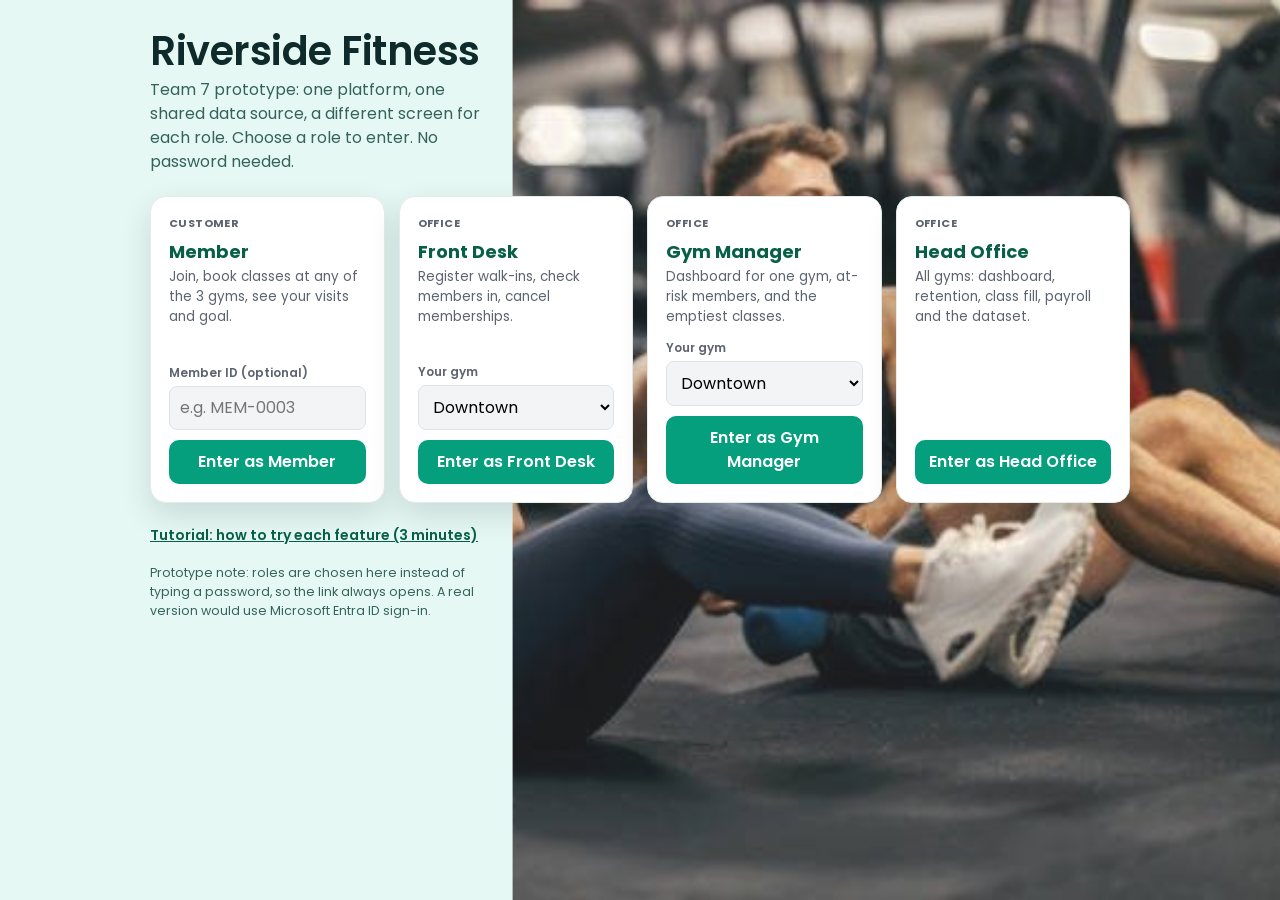
<file: staff.html>
<!doctype html>
<html lang="en">
<head>
<meta charset="utf-8">
<meta name="viewport" content="width=device-width, initial-scale=1">
<title>Riverside Fitness - Staff Portal</title>
<style>
:root{
  --bg:#f3f6f7; --card:#ffffff; --ink:#14232b; --muted:#5d6f78; --line:#dbe3e7;
  --brand:#0b6e6e; --brand-dark:#084f50; --brand-soft:#e1f1f0;
  --high:#c8432b; --high-soft:#fbe7e2; --med:#b7791f; --med-soft:#fbf0d9;
  --low:#2f855a; --low-soft:#e0f3e8; --new:#2b6cb0; --new-soft:#e3eefa;
  --radius:10px;
}
*{box-sizing:border-box}
body{margin:0;background:var(--bg);color:var(--ink);font:15px/1.45 -apple-system,Segoe UI,Roboto,Helvetica,Arial,sans-serif}
header{background:var(--brand-dark);color:#fff;padding:12px 20px;display:flex;flex-wrap:wrap;align-items:center;gap:14px}
header h1{font-size:18px;margin:0;font-weight:700;letter-spacing:.2px}
header .sub{font-size:12px;opacity:.75}
.spacer{flex:1}
.pill{font-size:12px;padding:3px 10px;border-radius:99px;background:rgba(255,255,255,.16)}
.pill.live{background:#2f855a}
.pill.demo{background:#b7791f}
header button{background:rgba(255,255,255,.14);color:#fff;border:0;border-radius:6px;padding:6px 10px;cursor:pointer;font-size:12px}
header button:hover{background:rgba(255,255,255,.26)}
nav{background:#fff;border-bottom:1px solid var(--line);display:flex;gap:2px;padding:0 14px;overflow-x:auto}
nav button{background:none;border:0;padding:13px 14px;font-size:14px;color:var(--muted);cursor:pointer;border-bottom:3px solid transparent;white-space:nowrap}
nav button.on{color:var(--brand-dark);border-bottom-color:var(--brand);font-weight:600}
main{max-width:1180px;margin:0 auto;padding:20px 16px 60px}
h2{margin:0 0 4px;font-size:20px}
.lead{color:var(--muted);margin:0 0 18px}
.grid{display:grid;gap:14px}
.kpis{grid-template-columns:repeat(auto-fit,minmax(160px,1fr));margin-bottom:14px}
.two{grid-template-columns:repeat(auto-fit,minmax(340px,1fr))}
.card{background:var(--card);border:1px solid var(--line);border-radius:var(--radius);padding:16px}
.card h3{margin:0 0 10px;font-size:14px;color:var(--muted);font-weight:600;text-transform:uppercase;letter-spacing:.5px}
.kpi .v{font-size:28px;font-weight:700;line-height:1.1}
.kpi .l{font-size:12px;color:var(--muted);margin-top:4px}
.kpi.flash{animation:flash 1.4s}
@keyframes flash{0%{background:#fff6cc}100%{background:#fff}}
.bar{display:grid;grid-template-columns:minmax(120px,38%) 1fr 44px;gap:8px;align-items:center;margin:7px 0;font-size:13px}
.bar .t{height:14px;background:#eaf0f2;border-radius:4px;overflow:hidden}
.bar .t i{display:block;height:100%;background:var(--brand);border-radius:4px}
.bar .t i.hot{background:var(--high)}
.bar .n{text-align:right;font-variant-numeric:tabular-nums;color:var(--muted)}
.stack{display:flex;height:22px;border-radius:5px;overflow:hidden;margin:6px 0 10px}
.stack i{display:block;height:100%}
.legend{display:flex;flex-wrap:wrap;gap:12px;font-size:12px;color:var(--muted)}
.legend b{display:inline-block;width:10px;height:10px;border-radius:2px;margin-right:5px;vertical-align:-1px}
.tag{display:inline-block;font-size:11.5px;font-weight:600;padding:2px 8px;border-radius:99px}
.tag.High{background:var(--high-soft);color:var(--high)}
.tag.Medium{background:var(--med-soft);color:var(--med)}
.tag.Low{background:var(--low-soft);color:var(--low)}
.tag.New{background:var(--new-soft);color:var(--new)}
  .tag.No\ data{background:#eef1f3;color:var(--muted)}
.tag.x{background:#eef1f3;color:var(--muted)}
table{width:100%;border-collapse:collapse;font-size:13px}
th{text-align:left;font-weight:600;color:var(--muted);padding:7px 8px;border-bottom:1px solid var(--line);white-space:nowrap}
td{padding:7px 8px;border-bottom:1px solid #edf1f3}
.tw{overflow-x:auto}
label{display:block;font-size:12.5px;font-weight:600;margin:12px 0 4px;color:var(--muted)}
input,select{width:100%;padding:9px 10px;border:1px solid var(--line);border-radius:7px;font:inherit;background:#fff;color:var(--ink)}
input:focus,select:focus,button:focus-visible{outline:2px solid var(--brand);outline-offset:1px}
.row2{display:grid;grid-template-columns:1fr 1fr;gap:12px}
@media(max-width:560px){.row2{grid-template-columns:1fr}}
.btn{background:var(--brand);color:#fff;border:0;border-radius:7px;padding:10px 16px;font:inherit;font-weight:600;cursor:pointer;margin-top:16px}
.btn:hover{background:var(--brand-dark)}
.btn.ghost{background:#fff;color:var(--brand-dark);border:1px solid var(--brand)}
.btn.sm{padding:5px 10px;margin:0;font-size:12.5px}
.btn.warn{background:var(--high)}
.form{max-width:560px}
.note{font-size:12.5px;color:var(--muted);margin-top:8px}
.ok{background:var(--low-soft);border:1px solid #b7e1c8;border-radius:8px;padding:12px 14px;margin-top:14px}
.err{background:var(--high-soft);border:1px solid #f1bbb0;border-radius:8px;padding:10px 14px;margin-top:14px;color:#7a2616}
.feed{list-style:none;margin:0;padding:0;font-size:13px}
.feed li{padding:7px 0;border-bottom:1px solid #edf1f3;display:flex;gap:8px}
.feed time{color:var(--muted);font-size:11.5px;white-space:nowrap;min-width:56px}
.empty{color:var(--muted);font-size:13px;padding:6px 0}
#toast{position:fixed;bottom:18px;left:50%;transform:translateX(-50%);background:#14232b;color:#fff;padding:10px 16px;border-radius:8px;font-size:13.5px;opacity:0;transition:opacity .25s;pointer-events:none;z-index:9}
#toast.show{opacity:1}
dialog{border:0;border-radius:12px;padding:20px;max-width:520px;width:92%;box-shadow:0 12px 40px rgba(0,0,0,.3)}
dialog::backdrop{background:rgba(10,25,30,.5)}
.flow{display:flex;flex-wrap:wrap;gap:6px;align-items:center;font-size:12.5px;color:var(--muted);margin-bottom:16px}
.flow span{background:#fff;border:1px solid var(--line);border-radius:6px;padding:3px 8px}
td:first-child{white-space:nowrap}.btn.sm{white-space:nowrap}
</style>
<link rel="stylesheet" href="theme.css">
</head>
<body>
<header>
  <div><h1>Riverside Fitness - Staff Portal</h1><div class="sub" id="roleSub">Office use</div></div>
  <div class="spacer"></div>
  <span id="mode" class="pill">...</span>
  <span id="synced" class="pill">not synced</span>
  <a href="guide.html" target="_blank" style="color:#fff;font-size:12px">Guide</a>
  <a href="index.html" style="color:#fff;font-size:12px">Switch role</a>
  <button id="btnSettings" type="button">Connect Google Sheet</button>
  <button id="btnReset" type="button" hidden>Reset demo data</button>
</header>
<nav id="nav"></nav>
<section class="hero"><div class="in"><h2>Live operations dashboard</h2><p>One shared data source for all three Riverside gyms.</p></div></section>
<main id="view"></main>
<div id="toast" role="status"></div>

<dialog id="dlg">
  <h2>Connect your Google Sheet</h2>
  <p class="note">Paste the Web App URL from Google Apps Script (Deploy &gt; Manage deployments). Leave empty to use demo mode, which saves data in this browser only.</p>
  <label for="apiUrl">Web App URL</label>
  <input id="apiUrl" placeholder="https://script.google.com/macros/s/.../exec">
  <div class="note" id="testOut"></div>
  <button class="btn" id="saveApi" type="button">Save and reload</button>
  <button class="btn ghost" id="testApi" type="button">Test connection</button>
  <button class="btn ghost" id="closeDlg" type="button">Close</button>
</dialog>

<script src="config.js"></script>
<script src="seed.js"></script>
<script src="seed2.js"></script>
<script src="kpi.js"></script>
<script>
/* ============ settings & storage ============ */
const LS = {
  get(k){ try{ return localStorage.getItem(k); }catch(e){ return null; } },
  set(k,v){ try{ localStorage.setItem(k,v); }catch(e){} },
  del(k){ try{ localStorage.removeItem(k); }catch(e){} }
};
const API = (LS.get('rf_api') || window.RF_API_URL || '').trim();
let KEY = window.RF_STAFF_KEY || 'riverside2026';
const QS = new URLSearchParams(location.search);
if(QS.get('role')){ LS.set('rf_role', QS.get('role')); LS.set('rf_loc', QS.get('loc')||''); }
const ROLE = LS.get('rf_role') || '';
const ROLEDEF = {
  frontdesk:{name:'Front Desk', tabs:['desk','signup','book'], needLoc:true},
  manager:{name:'Gym Manager', tabs:['dashboard','compare','outreach','classes','desk'], needLoc:true},
  head:{name:'Head Office', tabs:['dashboard','compare','outreach','classes','payroll','data'], needLoc:false}
};
if(!ROLEDEF[ROLE]){ location.replace('index.html'); }
const MYLOC = ROLEDEF[ROLE] && ROLEDEF[ROLE].needLoc ? (LS.get('rf_loc') || 'LOC-A') : '';
let SCOPED = ROLE==='manager' ? MYLOC : '';
const LIVE = !!API;
let DB = null;
let view = 'dashboard';
const TODAY = new Date().toISOString().slice(0,10);

const PLANS = {Basic:35, Standard:69, Premium:120};
const REASONS = ['Price','Moved Away','Other','Lack of Class Variety','Health/Personal Reasons',"Couldn't Book Classes Across Locations",'Lost or Incorrect Manual Record','Scheduling/Booking Frustration'];
const ID_RULES = {Members:['member_id','MEM-',4], Bookings:['booking_id','BKG-',5], CheckIns:['checkin_id','CHK-',6], Payroll:['payroll_id','PAY-',5], Outreach:['outreach_id','OUT-',5], Payments:['payment_id','PMT-',5]};

/* ============ data layer (Google Sheet or browser demo) ============ */
async function loadDB(){
  if(LIVE){
    const r = await fetch(API + '?key=' + encodeURIComponent(KEY));
    DB = await r.json();
    if(!DB.Members) throw new Error('bad key');
    DB.Outreach = DB.Outreach || []; DB.Payments = DB.Payments || [];
  } else {
    let s = LS.get('rf_db');
    DB = s ? JSON.parse(s) : JSON.parse(JSON.stringify(window.SEED));
    DB.Outreach = DB.Outreach || []; DB.Payments = DB.Payments || [];
  }
  document.getElementById('synced').textContent = 'synced ' + new Date().toLocaleTimeString([], {hour:'2-digit',minute:'2-digit',second:'2-digit'});
}
function saveDemo(){ LS.set('rf_db', JSON.stringify(DB)); }
function nextId(tab){
  const [col,pre,pad] = ID_RULES[tab];
  const mx = Math.max(0, ...DB[tab].map(r => Number(String(r[col]).replace(/\D/g,'')) || 0));
  return pre + String(mx+1).padStart(pad,'0');
}
async function post(req){
  const r = await fetch(API, {method:'POST', headers:{'Content-Type':'text/plain;charset=utf-8'}, body:JSON.stringify({...req, auth:KEY})});
  const j = await r.json();
  if(!j.ok) throw new Error(j.error || 'Write failed');
  return j;
}
async function append(tab,row){
  if(LIVE){ const j = await post({action:'append',tab,row}); await loadDB(); return j.row; }
  if(ID_RULES[tab]) row[ID_RULES[tab][0]] = nextId(tab);
  DB[tab].push(row); saveDemo(); return row;
}
async function update(tab,key,value,changes){
  if(LIVE){ await post({action:'update',tab,key,value,changes}); await loadDB(); return; }
  const r = DB[tab].find(x => String(x[key]) === String(value));
  if(r) Object.assign(r, changes); saveDemo();
}
async function inc(tab,key,value,field,by){
  if(LIVE){ await post({action:'inc',tab,key,value,field,by}); await loadDB(); return; }
  const r = DB[tab].find(x => String(x[key]) === String(value));
  if(r) r[field] = (Number(r[field])||0) + by; saveDemo();
}

/* ============ helpers ============ */
const $ = s => document.querySelector(s);
const esc = s => String(s ?? '').replace(/[&<>"']/g, c => ({'&':'&amp;','<':'&lt;','>':'&gt;','"':'&quot;',"'":'&#39;'}[c]));
const num = v => Number(v) || 0;
const pct = (a,b) => b ? (100*a/b).toFixed(1)+'%' : '-';
const locName = id => { const l = DB.Locations.find(x => x.location_id === id); return l ? l.location_name.replace('Riverside Fitness - ','') : id; };
const locSys = id => { const l = DB.Locations.find(x => x.location_id === id); return l ? l.system_type : ''; };
const member = id => DB.Members.find(m => String(m.member_id).toUpperCase() === String(id).trim().toUpperCase());
const isActive = m => m.is_active_member === 'Yes';
function daysSince(d){ return (new Date(TODAY) - new Date(String(d).slice(0,10))) / 864e5; }
function tier(m){
  if(daysSince(m.join_date) <= 14) return 'New';
  if(m.monthly_checkins === '' || m.monthly_checkins == null) return 'No data';
  const n = num(m.monthly_checkins);
  return n < 4 ? 'High' : n >= 12 ? 'Low' : 'Medium';
}
function toast(t){ const e = $('#toast'); e.textContent = t; e.classList.add('show'); clearTimeout(toast.t); toast.t = setTimeout(()=>e.classList.remove('show'), 2800); }
function nextDates(dow, n){
  const names = ['Sunday','Monday','Tuesday','Wednesday','Thursday','Friday','Saturday'];
  const out = []; const d = new Date(TODAY + 'T12:00:00');
  for(let i=0; out.length<n && i<30; i++){
    if(names[d.getDay()] === dow) out.push(d.toISOString().slice(0,10));
    d.setDate(d.getDate()+1);
  }
  return out;
}
function classLabel(c){ return `${c.class_name} - ${c.day_of_week.slice(0,3)} ${c.class_time_slot.split(' (')[0]} - ${locName(c.location_id)} (cap ${c.class_capacity})`; }
function opts(arr, sel){ return arr.map(([v,t]) => `<option value="${esc(v)}"${v===sel?' selected':''}>${esc(t)}</option>`).join(''); }

/* ============ metrics ============ */
const STAFFLOC = () => Object.fromEntries(DB.Staff.map(s => [s.staff_id, s.location_id]));
function S(){ const sl = STAFFLOC(); return {M:DB.Members.filter(m=>!SCOPED||m.location_id===SCOPED), C:DB.CheckIns.filter(c=>!SCOPED||c.location_id===SCOPED), P:DB.Payroll.filter(p=>!SCOPED||sl[p.staff_id]===SCOPED)}; }
function metrics(){
  const SS = S();
  const M = SS.M, act = M.filter(isActive), gone = M.filter(m => !isActive(m));
  const caps = Object.fromEntries(DB.Classes.map(c => [c.class_id, num(c.class_capacity)]));
  const sess = {}; let attended = 0;
  SS.C.forEach(c => {
    const k = c.class_id + '|' + String(c.checkin_date).slice(0,10);
    sess[k] = 1;
    if(c.attended === 'Yes') attended++;
  });
  const capSum = Object.keys(sess).reduce((a,k) => a + (caps[k.split('|')[0]]||0), 0);
  const tiers = {High:0, Medium:0, Low:0, New:0, 'No data':0};
  act.forEach(m => tiers[tier(m)]++);
  const reasons = {};
  gone.forEach(m => { reasons[m.cancellation_reason] = (reasons[m.cancellation_reason]||0)+1; });
  const staffLoc = Object.fromEntries(DB.Staff.map(s => [s.staff_id, s.location_id]));
  const pay = {};
  SS.P.forEach(p => {
    const sys = locSys(staffLoc[p.staff_id]) || '?';
    pay[sys] = pay[sys] || {n:0, bad:0};
    pay[sys].n++; if(p.has_manual_entry_error === 'Yes') pay[sys].bad++;
  });
  const payAll = SS.P.reduce((a,p)=>a+(p.has_manual_entry_error==='Yes'?1:0),0);
  const byLoc = DB.Locations.filter(l=>!SCOPED||l.location_id===SCOPED).map(l => ({id:l.location_id, name:locName(l.location_id), sys:l.system_type, n:act.filter(m=>m.location_id===l.location_id).length}));
  return {total:M.length, active:act.length, gone:gone.length, tiers, reasons, pay, payAll, payN:SS.P.length, modN:SS.P.filter(p=>p.entry_method==='Payroll Module').length, byLoc, attended, capSum, sessions:Object.keys(sess).length,
          todayCheckins: SS.C.filter(c=>String(c.checkin_date).slice(0,10)===TODAY && c.attended==='Yes').length,
          todaySignups: M.filter(m=>String(m.join_date).slice(0,10)===TODAY).length};
}

/* ============ views ============ */
const ALLV = {dashboard:'Dashboard', compare:'Compare with Dashboard 1', outreach:'Retention', classes:'Class Fill', signup:'Sign Up', book:'Book a Class', desk:'Front Desk', payroll:'Payroll', data:'Dataset'};
const VIEWS = Object.fromEntries((ROLEDEF[ROLE]||{tabs:[]}).tabs.map(k=>[k,ALLV[k]]));
if(!VIEWS[view]) view = (ROLEDEF[ROLE]||{tabs:['dashboard']}).tabs[0];
function renderNav(){
  $('#nav').innerHTML = Object.entries(VIEWS).map(([k,t]) => `<button type="button" data-v="${k}" class="${k===view?'on':''}">${t}</button>`).join('');
}
function go(v){ view = v; renderNav(); render(); window.scrollTo(0,0); if(LIVE && ['dashboard','compare','data','outreach','classes'].includes(v)) loadDB().then(()=>{ if(view===v) render(); }).catch(()=>{}); }

function snap(db){
  const sl = Object.fromEntries(db.Staff.map(s=>[s.staff_id,s.location_id]));
  const M = db.Members.filter(m=>!SCOPED||m.location_id===SCOPED), C = db.CheckIns.filter(c=>!SCOPED||c.location_id===SCOPED), P = db.Payroll.filter(p=>!SCOPED||sl[p.staff_id]===SCOPED);
  const caps = Object.fromEntries(db.Classes.map(c=>[c.class_id,num(c.class_capacity)]));
  const sess = {}; let att=0, no=0, wl=0;
  C.forEach(c=>{ sess[c.class_id+'|'+String(c.checkin_date).slice(0,10)] = 1; if(c.attended==='Yes') att++; else no++; if(c.waitlisted==='Yes') wl++; });
  const cap = Object.keys(sess).reduce((a,k)=>a+(caps[k.split('|')[0]]||0),0);
  const act = M.filter(isActive).length;
  return {n:M.length, cancel:M.length?(M.length-act)/M.length:0, active:M.length?act/M.length:0, fill:cap?att/cap:0,
    pay:P.length?P.filter(p=>p.has_manual_entry_error==='Yes').length/P.length:0, noshow:C.length?no/C.length:0, wait:C.length?wl/C.length:0,
    high:M.filter(m=>isActive(m)&&tier(m)==='High').length};
}
function compareCard(){
  const b = snap(window.SEED), n = snap(DB);
  const rows = [
    ['Cancellation rate','cancel',-1], ['Active membership rate','active',1], ['Class capacity fill rate','fill',1],
    ['Payroll error rate (all records)','pay',-1], ['No-show rate','noshow',-1], ['Waitlist rate','wait',0]
  ];
  const P = DB.Payroll.filter(p=>p.entry_method==='Payroll Module'), modBad = P.filter(p=>p.has_manual_entry_error==='Yes').length;
  const O = DB.Outreach.filter(o=>!SCOPED||o.location_id===SCOPED), back = O.filter(o=>outStatus(o)==='Back on track').length;
  const crossB = DB.Bookings.filter(x=>x.home_location_id!==x.class_location_id && x.status!=='Cancelled').length;
  const newM = DB.Members.filter(x=>x.created_at).length, newB = DB.Bookings.length, newC = DB.CheckIns.filter(x=>x.created_at).length;
  const f = v => (100*v).toFixed(1)+'%';
  const delta = (k,dir) => { const d = 100*(n[k]-b[k]); const good = dir===0 ? null : (dir*d > 0.5); const bad = dir===0 ? null : (dir*d < -0.5); return `<span class="tag ${good?'Low':bad?'High':'x'}">${d>0?'+':''}${d.toFixed(1)} pts</span>`; };
  return `<div class="card" style="margin-bottom:14px"><h3>Before and after: Dashboard 1 (analysis of the dataset) vs this live dashboard</h3>
   <div class="tw"><table><thead><tr><th>Measure</th><th>Dashboard 1: baseline from the dataset</th><th>Dashboard 2: now, from the live system</th><th>Change</th></tr></thead><tbody>
   ${rows.map(([t,k,d])=>`<tr><td>${t}</td><td>${f(b[k])}</td><td><b>${f(n[k])}</b></td><td>${delta(k,d)}</td></tr>`).join('')}
   <tr><td>Members at high churn risk</td><td>${b.high}</td><td><b>${n.high}</b></td><td><span class="tag x">${n.high-b.high>0?'+':''}${n.high-b.high}</span></td></tr>
   </tbody></table></div>
   <div class="grid kpis" style="margin:14px 0 4px">
    <div class="kpi"><div class="v" style="font-size:22px">${P.length ? f(modBad/P.length) : '-'}</div><div class="l"><b>Error rate in the Payroll Module</b><br>${P.length} record${P.length===1?'':'s'} entered (paper ${'18.3%'}, spreadsheet 15.0% before)</div></div>
    <div class="kpi"><div class="v" style="font-size:22px">${crossB}</div><div class="l"><b>Cross-location bookings</b><br>not possible before</div></div>
    <div class="kpi"><div class="v" style="font-size:22px">${O.length} / ${back}</div><div class="l"><b>Contacted / back on track</b><br>retention outreach</div></div>
    <div class="kpi"><div class="v" style="font-size:22px">${newM} / ${newB} / ${newC}</div><div class="l"><b>New sign-ups / bookings / check-ins</b><br>entered through the new apps</div></div>
   </div>
   <p class="note">Same dataset, two views. Dashboard 1 explains what happened and why. Dashboard 2 starts from the same numbers, then keeps measuring as members, bookings, check-ins and pay records are entered. In a demo only a few records are added, so the changes are small. After launch the same panel would track the real change against the 27.3% cancellation, 44% fill and 18.3% paper payroll-error baselines.</p></div>`;
}

const money = v => '$' + num(v).toFixed(2);
const paidOf = id => DB.Payments.find(p => p.member_id===id && p.status==='Paid');
function payState(m){ return paidOf(m.member_id) ? 'Paid' : (m.created_at ? 'Pending' : 'Legacy'); }
function payStats(){
  const loc = Object.fromEntries(DB.Members.map(m=>[m.member_id,m.location_id]));
  const inScope = id => !SCOPED || loc[id]===SCOPED;
  const paid = DB.Payments.filter(p=>p.status==='Paid' && inScope(p.member_id));
  const pending = S().M.filter(m=>m.created_at && !paidOf(m.member_id)).length;
  const failed = DB.Payments.filter(p=>p.status==='Failed' && inScope(p.member_id)).length;
  return {total:paid.reduce((a,p)=>a+num(p.amount_usd),0), n:paid.length, pending, failed};
}
const FIXABLE = ["Couldn't Book Classes Across Locations","Lost or Incorrect Manual Record","Scheduling/Booking Frustration"];
function scenario(){
  const sc = window.__sc = window.__sc || {pay:1.7, canc:30, fill:25};
  const S0 = window.SEED, sl = Object.fromEntries(S0.Staff.map(s=>[s.staff_id,s.location_id]));
  const caps = Object.fromEntries(S0.Classes.map(c=>[c.class_id,num(c.class_capacity)]));
  const L = {};
  S0.CheckIns.forEach(c=>{ const l=c.location_id; L[l]=L[l]||{sess:{},att:0}; L[l].sess[c.class_id+'|'+String(c.checkin_date).slice(0,10)]=1; if(c.attended==='Yes') L[l].att++; });
  const Lf = {}; Object.keys(L).forEach(l=>{ const cap=Object.keys(L[l].sess).reduce((a,k)=>a+(caps[k.split('|')[0]]||0),0); Lf[l]={cap, att:L[l].att, fill:cap?L[l].att/cap:0}; });
  const best = Math.max(...Object.values(Lf).map(x=>x.fill));
  const locs = Object.keys(Lf).filter(l=>!SCOPED||l===SCOPED), capT = locs.reduce((a,l)=>a+Lf[l].cap,0);
  const baseFill = capT ? locs.reduce((a,l)=>a+Lf[l].att,0)/capT : 0;
  const projFill = capT ? locs.reduce((a,l)=>a+Lf[l].cap*(Lf[l].fill + sc.fill/100*(best-Lf[l].fill)),0)/capT : 0;
  const M = S0.Members.filter(m=>!SCOPED||m.location_id===SCOPED), gone = M.filter(m=>m.is_active_member!=='Yes');
  const addr = gone.filter(m=>FIXABLE.includes(m.cancellation_reason)).length, prevented = Math.round(addr*sc.canc/100);
  const P = S0.Payroll.filter(p=>!SCOPED||sl[p.staff_id]===SCOPED);
  const basePay = P.length ? P.filter(p=>p.has_manual_entry_error==='Yes').length/P.length : 0;
  return {sc, baseFill, projFill, cancelBase:M.length?gone.length/M.length:0, cancelProj:M.length?(gone.length-prevented)/M.length:0, gone:gone.length, addr, prevented, basePay, projPay:Math.min(basePay, sc.pay/100), best};
}
function scenTable(){
  const x = scenario(), n = snap(DB), f = v => (100*v).toFixed(1)+'%';
  const d = (a,b,dir) => { const v = 100*(b-a); return `<span class="tag ${Math.abs(v)<0.05?'x':(dir*v>0?'Low':'High')}">${v>0?'+':''}${v.toFixed(1)} pts</span>`; };
  return `<div class="tw"><table><thead><tr><th>Measure</th><th>Dashboard 1<br><small>baseline from the dataset</small></th><th>Dashboard 2 live now<br><small>measured</small></th><th>Dashboard 2 target scenario<br><small>projected, not measured</small></th><th>Target vs Dashboard 1</th></tr></thead><tbody>
   <tr><td><b>Cancellation rate</b><br><small>${x.gone} cancelled; ${x.addr} for booking, record or scheduling problems; ${x.prevented} prevented in the scenario</small></td><td>${f(x.cancelBase)}</td><td>${f(n.cancel)}</td><td><b>${f(x.cancelProj)}</b></td><td>${d(x.cancelBase,x.cancelProj,-1)}</td></tr>
   <tr><td><b>Class capacity fill rate</b><br><small>lower-filled gyms close part of the gap to the best gym (${f(x.best)})</small></td><td>${f(x.baseFill)}</td><td>${f(n.fill)}</td><td><b>${f(x.projFill)}</b></td><td>${d(x.baseFill,x.projFill,1)}</td></tr>
   <tr><td><b>Payroll error rate</b><br><small>all pay records move to the Payroll Module</small></td><td>${f(x.basePay)}</td><td>${f(n.pay)}</td><td><b>${f(x.projPay)}</b></td><td>${d(x.basePay,x.projPay,-1)}</td></tr>
  </tbody></table></div>`;
}
function scenarioCard(){
  const sc = (scenario(), window.__sc);
  const sl = (id,label,val,min,max,step,unit) => `<div><label for="${id}" style="margin-top:0">${label}: <b id="${id}_v">${val}${unit}</b></label><input id="${id}" type="range" min="${min}" max="${max}" step="${step}" value="${val}"></div>`;
  return `<div class="card"><h3>Target scenario (assumptions you can change)</h3>
   <div class="grid kpis" style="grid-template-columns:repeat(auto-fit,minmax(240px,1fr));margin-bottom:12px">
    ${sl('sc_canc','Share of fixable cancellations the system prevents',sc.canc,0,100,5,'%')}
    ${sl('sc_fill','Share of the fill-rate gap to the best gym that is closed',sc.fill,0,100,5,'%')}
    ${sl('sc_pay','Payroll error rate after moving to the module',sc.pay,0,5,0.1,'%')}
   </div>
   <div id="scenTable">${scenTable()}</div>
   <p class="note"><b>Projection, not a measured result.</b> The percentages above are assumptions the team chooses. The starting points come from the dataset: payroll errors are 1.7% at the gym already on the app; ${FIXABLE.length} cancellation reasons (booking across gyms, lost records, scheduling) are the ones the system targets. Real results can only be measured after launch with the same Dashboard 2 numbers.</p></div>`;
}
function metricsOf(db){ const live = DB; DB = db; try{ return metrics(); } finally{ DB = live; } }
function dsCard(){
  const A = window.SEED, B = window.SEED2;
  const a = snap(A), b = snap(B), ma = metricsOf(A), mb = metricsOf(B);
  const f = v => (100*v).toFixed(1)+'%';
  const chg = (x,y,dir) => { const d = 100*(y-x), rel = x ? 100*(y-x)/x : 0; const good = dir===0 ? null : dir*d > 0.5, bad = dir===0 ? null : dir*d < -0.5; return `<span class="tag ${good?'Low':bad?'High':'x'}">${d>0?'+':''}${d.toFixed(1)} pts (${rel>0?'+':''}${rel.toFixed(0)}%)</span>`; };
  const rows = [['Cancellation rate','cancel',-1,'Fewer members leave'],['Class capacity fill rate','fill',1,'More seats used'],['Payroll error rate','pay',-1,'Fewer manual payroll mistakes'],['Active membership rate','active',1,''],['No-show rate','noshow',0,'Includes people on the waitlist who could not get a seat, so it rises when classes fill up'],['Waitlist rate','wait',0,'Rises because classes now fill up: demand is higher than capacity, so more classes may be needed']];
  const FX = ["Couldn't Book Classes Across Locations","Lost or Incorrect Manual Record","Scheduling/Booking Frustration"];
  const fx = m => FX.reduce((s,k)=>s+(m.reasons[k]||0),0);
  const sysRow = s => { const x = ma.pay[s], y = mb.pay[s]; return x && y ? `<tr><td>${s} gym</td><td>${f(x.bad/x.n)}</td><td><b>${f(y.bad/y.n)}</b></td><td>${chg(x.bad/x.n,y.bad/y.n,-1)}</td></tr>` : ''; };
  return `<div class="card" style="margin-bottom:14px"><h3>Dashboard 1 (Dataset 1) vs Dashboard 2 (Dataset 2)</h3>
   <p class="note" style="margin:0 0 10px"><b>Dataset 2 is simulated.</b> It was generated with the same generator as Dataset 1, using assumptions that reflect the proposed solution. It shows the target, not a measured result.</p>
   <div class="tw"><table><thead><tr><th>Measure</th><th>Dashboard 1<br><small>Dataset 1: the real baseline</small></th><th>Dashboard 2<br><small>Dataset 2: simulated after launch</small></th><th>Change</th><th>What it means</th></tr></thead><tbody>
   ${rows.map(([t,k,d,w])=>`<tr><td><b>${t}</b></td><td>${f(a[k])}</td><td><b>${f(b[k])}</b></td><td>${chg(a[k],b[k],d)}</td><td><small>${w}</small></td></tr>`).join('')}
   <tr><td><b>Active members</b></td><td>${ma.active}</td><td><b>${mb.active}</b></td><td><span class="tag ${mb.active>ma.active?'Low':'x'}">${mb.active-ma.active>0?'+':''}${mb.active-ma.active}</span></td><td><small>out of ${ma.total} ever signed up</small></td></tr>
   <tr><td><b>Members at high churn risk</b></td><td>${a.high}</td><td><b>${b.high}</b></td><td><span class="tag ${b.high<a.high?'Low':'x'}">${b.high-a.high>0?'+':''}${b.high-a.high}</span></td><td><small>under 4 check-ins a month</small></td></tr>
   <tr><td><b>Cancellations from booking, record or scheduling problems</b></td><td>${fx(ma)}</td><td><b>${fx(mb)}</b></td><td><span class="tag ${fx(mb)<fx(ma)?'Low':'x'}">${fx(mb)-fx(ma)>0?'+':''}${fx(mb)-fx(ma)}</span></td><td><small>the problems the system fixes</small></td></tr>
   <tr><td><b>Attended check-ins</b></td><td>${ma.attended}</td><td><b>${mb.attended}</b></td><td><span class="tag ${mb.attended>ma.attended?'Low':'x'}">+${mb.attended-ma.attended}</span></td><td><small>same 4-week window</small></td></tr>
   </tbody></table></div>
   <h3 style="margin-top:16px">Payroll errors by gym system</h3>
   <div class="tw"><table><thead><tr><th>Gym</th><th>Dataset 1</th><th>Dataset 2</th><th>Change</th></tr></thead><tbody>${['Paper','Spreadsheet','App'].map(sysRow).join('')}</tbody></table></div>
   <p class="note">To see every chart on Dataset 2, open the Dashboard tab and choose "Dataset 2: simulated after launch" in the Data shown box.</p></div>`;
}
function viewCompare(){
  return `<h2>Dashboard 1 vs Dashboard 2</h2>
  <p class="lead">Dashboard 1 (Cross-Location Analysis) explains what happened in the real dataset. Dashboard 2 measures the same things live, and with Dataset 2 shows the expected result after the solution.</p>
  ${dsCard()}${RFKPI.compareCard(window.SEED, getDB2())}
  ${compareCard()}`;
}
let lastKpi = '';
function getDB2(){ if(!window.__DB2){ const d = JSON.parse(JSON.stringify(window.SEED2)); d.Outreach = []; d.Payments = []; d.Feedback = RFKPI.simFeedback(d); window.__DB2 = d; } return window.__DB2; }
function viewDashboard(){
  if((window.__sim||'off')==='ds2' && window.SEED2){ const live = DB; DB = getDB2(); try{ return viewDashboardInner(); } finally{ DB = live; } }
  return viewDashboardInner();
}
function viewDashboardInner(){
  const m = metrics();
  const risk = S().M.filter(x => isActive(x) && tier(x)==='High').sort((a,b) => num(a.monthly_checkins)-num(b.monthly_checkins));
  const f = window.__riskLoc || '';
  const riskRows = risk.filter(x => !f || x.location_id===f).slice(0,12);
  const maxLoc = Math.max(1, ...m.byLoc.map(l=>l.n));
  const rs = Object.entries(m.reasons).sort((a,b)=>b[1]-a[1]); const maxR = Math.max(1, ...rs.map(r=>r[1]));
  const T = m.tiers, tt = Math.max(1, m.active);
  const feed = [
    ...DB.Members.filter(x=>x.created_at).map(x=>({t:x.created_at, h:`New member <b>${esc(x.full_name||x.member_id)}</b> joined ${esc(locName(x.location_id))} (${esc(x.membership_type)})`})),
    ...DB.Bookings.filter(x=>x.created_at).map(x=>({t:x.created_at, h:`<b>${esc(x.member_id)}</b> ${x.status==='Waitlisted'?'joined the waitlist for':'booked'} a class at ${esc(locName(x.class_location_id))}${x.home_location_id!==x.class_location_id?' <span class="tag New">cross-location</span>':''}`})),
    ...DB.Payments.filter(x=>x.created_at).map(x=>({t:x.created_at, h:`<b>${esc(x.member_id)}</b> payment ${x.status==='Paid'?'<span class="tag Low">successful</span>':x.status==='Failed'?'<span class="tag High">declined</span>':'<span class="tag Medium">pending</span>'} ${money(x.amount_usd)} (${esc(x.method)})`})),
    ...DB.CheckIns.filter(x=>x.created_at).map(x=>({t:x.created_at, h:`<b>${esc(x.member_id)}</b> checked in at ${esc(locName(x.location_id))}`}))
  ].sort((a,b)=>String(b.t).localeCompare(String(a.t))).slice(0,8);
  const PS = payStats();
  const PER = RFKPI.periods(DB);
  const kp = [
    ['Active members', m.active, `${m.total} ever signed up (today)`],
    ['Churn rate (all sign-ups)', pct(m.gone, m.total), `${m.gone} cancelled; ${PER.churn}`],
    ['High churn risk (members)', T.High, 'fewer than 4 check-ins / month'],
    ['Class fill rate (overall)', pct(m.attended, m.capSum), `${m.attended} check-ins, ${m.sessions} sessions; ${PER.fill}`],
    ['Check-ins (per day, today)', m.todayCheckins, `${m.todaySignups} new sign-ups today`],
    ['Payroll error rate (overall)', pct(m.payAll, m.payN), `${m.payAll} of ${m.payN} records; ${PER.pay}`],
    RFKPI.salesTile(DB, PS.total)
  ];
  kp.push(...RFKPI.kpiTiles(DB));
  const SIM = window.__sim || 'off';
  const simBanner = SIM==='ds2' ? `<div class="card" style="margin-bottom:14px;border:2px dashed var(--warn,#d69e2e)"><b>Dataset 2: simulated data, not real measurements.</b> This is the same dashboard running on Dataset 2, a dataset generated with the effects of the proposed solution (unified booking and reminders, retention alerts, Payroll Module). Dataset 1 and the live data are not changed. Switch back to "Current data" to see them.</div>` : '';
  const sig = JSON.stringify(kp.map(k=>k[1]));
  const changed = lastKpi && sig !== lastKpi; lastKpi = sig;
  const col = {High:'#c8432b', Medium:'#d69e2e', Low:'#2f855a', New:'#2b6cb0', 'No data':'#b8c4ca'};
  return `
  <h2>${ROLE==='manager'?esc(locName(SCOPED))+' Gym Dashboard':'Head Office Dashboard'}</h2>
  <p class="lead">Everything here is calculated from the shared data source. Sign up a member, book a class or edit the Google Sheet, and these numbers change.</p>
  ${ROLE==='head'?`<div style="max-width:240px;margin-bottom:12px"><label for="hoLoc" style="margin-top:0">Gym</label><select id="hoLoc"><option value="">All gyms</option>${opts(DB.Locations.map(l=>[l.location_id,locName(l.location_id)]), SCOPED)}</select></div>`:''}
  <div style="max-width:340px;margin-bottom:12px"><label for="simMode" style="margin-top:0">Data shown</label><select id="simMode"><option value="off"${SIM==='off'?' selected':''}>Current data (Dataset 1 plus live changes)</option><option value="ds2"${SIM==='ds2'?' selected':''}>Dataset 2: simulated after launch</option></select></div>
  ${simBanner}
  <div class="card" style="margin-bottom:14px;display:flex;flex-wrap:wrap;gap:12px;align-items:center"><div style="flex:1;min-width:240px"><b>Dashboard 1 vs Dashboard 2.</b> See Dataset 1, Dataset 2 and the live numbers side by side.</div><button class="btn sm" data-v="compare" type="button">Open the comparison</button></div>
  <div class="grid kpis">${kp.map(k=>`<div class="card kpi${changed?' flash':''}"><div class="v">${esc(k[1])}</div><div class="l"><b>${esc(k[0])}</b><br>${esc(k[2])}</div></div>`).join('')}</div>
  <div style="margin-top:14px">${RFKPI.barCompare()}</div>
  <div class="grid two">
    <div class="card"><h3>Active members by location</h3>
      ${m.byLoc.map(l=>`<div class="bar"><span>${esc(l.name)} <span class="tag x">${esc(l.sys)}</span></span><span class="t"><i style="width:${100*l.n/maxLoc}%"></i></span><span class="n">${l.n}</span></div>`).join('')}
    </div>
    <div class="card"><h3>Churn-risk groups (active members)</h3>
      <div class="stack">${['High','Medium','Low','New','No data'].map(k=>`<i title="${k}: ${T[k]}" style="width:${100*T[k]/tt}%;background:${col[k]}"></i>`).join('')}</div>
      <div class="legend">${['High','Medium','Low','New','No data'].map(k=>`<span><b style="background:${col[k]}"></b>${k}: ${T[k]}</span>`).join('')}</div>
      <p class="note">High = under 4 check-ins a month. Low = 12 or more. New = joined in the last 14 days. No data = no check-in history in the dataset.</p>
    </div>
    <div class="card"><h3>Why members cancelled</h3>
      ${rs.length ? rs.map(([r,n])=>`<div class="bar"><span>${esc(r)}</span><span class="t"><i class="${/across/i.test(r)?'hot':''}" style="width:${100*n/maxR}%"></i></span><span class="n">${n}</span></div>`).join('') : '<div class="empty">No cancellations yet.</div>'}
    </div>
    <div class="card"><h3>Payroll errors by location system</h3>
      ${Object.entries(m.pay).sort((a,b)=>b[1].bad/b[1].n-a[1].bad/a[1].n).map(([s,v])=>`<div class="bar"><span>${esc(s)}</span><span class="t"><i class="${v.bad/v.n>.1?'hot':''}" style="width:${100*v.bad/v.n*2.5}%"></i></span><span class="n">${pct(v.bad,v.n)}</span></div>`).join('')}
      <p class="note">Pay records entered through the Payroll Module are calculated automatically, so they add no manual errors.</p>
    </div>
  </div>
  ${RFKPI.sections(DB, SIM==='ds2' ? window.SEED : null)}
  <div class="grid two" style="margin-top:14px">
    <div class="card"><h3>Churn-Risk Alert list</h3>
      <select id="riskLoc" aria-label="Filter by location" style="max-width:240px;margin-bottom:8px"${SCOPED?' hidden':''}><option value="">All locations (${risk.length})</option>${opts(DB.Locations.map(l=>[l.location_id,locName(l.location_id)]), f)}</select>
      <div class="tw"><table><thead><tr><th>Member</th><th>Gym</th><th>Plan</th><th>Check-ins</th><th></th></tr></thead><tbody>
      ${riskRows.map(x=>`<tr><td>${esc(x.member_id)}${x.full_name?'<br><small>'+esc(x.full_name)+'</small>':''}</td><td>${esc(locName(x.location_id))}</td><td>${esc(x.membership_type)}</td><td><span class="tag High">${num(x.monthly_checkins)}</span></td><td>${VIEWS.desk?`<button class="btn sm ghost" data-desk="${esc(x.member_id)}" type="button">Open</button>`:`<button class="btn sm ghost" data-v="outreach" type="button">Reach out</button>`}</td></tr>`).join('') || '<tr><td colspan="5" class="empty">No high-risk members.</td></tr>'}
      </tbody></table></div>
    </div>
    <div class="card"><h3>Recent payments</h3><div class="tw"><table><thead><tr><th>Date</th><th>Member</th><th>Amount</th><th>Method</th><th>Status</th></tr></thead><tbody>
      ${DB.Payments.filter(p=>!SCOPED||(member(p.member_id)||{}).location_id===SCOPED).slice(-6).reverse().map(p=>`<tr><td>${esc(String(p.payment_date).slice(0,10))}</td><td>${esc(p.member_id)}</td><td>${money(p.amount_usd)}</td><td>${esc(p.method)}</td><td><span class="tag ${p.status==='Paid'?'Low':p.status==='Failed'?'High':'Medium'}">${esc(p.status)}</span></td></tr>`).join('') || '<tr><td colspan="5" class="empty">No payments yet. Sign up a member in the Member App and pay.</td></tr>'}
    </tbody></table></div></div>
    <div class="card"><h3>Live activity</h3>
      ${feed.length ? `<ul class="feed">${feed.map(f=>`<li><time>${esc(String(f.t).slice(11,19)||String(f.t).slice(0,10))}</time><span>${f.h}</span></li>`).join('')}</ul>` : '<div class="empty">No activity yet. Sign someone up, book a class or check a member in and it will appear here.</div>'}
    </div>
  </div>`;
}

function viewSignup(){
  return `<h2>Member Sign-Up</h2>
  <p class="lead">Online sign-up form. A new member is added to the shared data source and appears on the dashboard.</p>
  <div class="card form" id="signupCard">
    <label for="f_name">Full name</label><input id="f_name" autocomplete="off">
    <div class="row2">
      <div><label for="f_age">Age</label><input id="f_age" type="number" min="14" max="99" value="28"></div>
      <div><label for="f_gender">Gender</label><select id="f_gender"><option>Female</option><option>Male</option><option>Non-binary</option></select></div>
    </div>
    <label for="f_loc">Home gym</label><select id="f_loc">${opts(DB.Locations.map(l=>[l.location_id,locName(l.location_id)]), MYLOC)}</select>
    <div class="row2">
      <div><label for="f_plan">Membership plan</label><select id="f_plan">${Object.entries(PLANS).map(([k,v])=>`<option value="${k}">${k} - $${v}/month</option>`).join('')}</select></div>
      <div><label for="f_tech">Comfort with apps</label><select id="f_tech"><option>High</option><option selected>Medium</option><option>Low</option></select></div>
    </div>
    <label for="f_ch">How did you hear about us?</label><select id="f_ch"><option>Online</option><option>Referral</option><option>Walk-in</option><option>Corporate Partner</option></select>
    <button class="btn" id="doSignup" type="button">Sign up</button>
    <div id="signupOut"></div>
  </div>`;
}
function ageGroup(a){ return a<30?'18-29':a<45?'30-44':a<60?'45-59':'60+'; }

function viewBook(){
  const cls = DB.Classes.slice().sort((a,b)=>a.location_id.localeCompare(b.location_id)||a.class_name.localeCompare(b.class_name));
  return `<h2>Book a Class</h2>
  <p class="lead">Members can book a class at any location with one Member ID. This is the cross-location booking that members told us was missing.</p>
  <div class="card form">
    <label for="b_mid">Member ID</label><input id="b_mid" placeholder="e.g. MEM-0022" autocomplete="off">
    <label for="b_loc">Location</label><select id="b_loc"><option value="">All locations</option>${opts(DB.Locations.map(l=>[l.location_id,locName(l.location_id)]))}</select>
    <label for="b_cls">Class</label><select id="b_cls"></select>
    <label for="b_date">Date</label><select id="b_date"></select>
    <button class="btn" id="doBook" type="button">Book class</button>
    <div id="bookOut"></div>
  </div>`;
}
function fillBookClasses(){
  const loc = $('#b_loc').value;
  const list = DB.Classes.filter(c => !loc || c.location_id===loc).sort((a,b)=>a.class_name.localeCompare(b.class_name));
  $('#b_cls').innerHTML = opts(list.map(c=>[c.class_id, classLabel(c)]));
  fillBookDates();
}
function fillBookDates(){
  const c = DB.Classes.find(x => x.class_id === $('#b_cls').value);
  $('#b_date').innerHTML = c ? opts(nextDates(c.day_of_week, 4).map(d=>[d, new Date(d+'T12:00:00').toDateString()])) : '';
}

function viewDesk(){
  return `<h2>Front Desk</h2>
  <p class="lead">Check members in, and cancel memberships. Every check-in updates the member's monthly count, their risk group and the dashboard.</p>
  <div class="card form">
    <label for="d_mid">Member ID</label>
    <div style="display:flex;gap:8px"><input id="d_mid" placeholder="e.g. MEM-0022" autocomplete="off" value="${esc(window.__deskMember||'')}"><button class="btn sm" id="doFind" type="button" style="margin:0 0 0 0">Find</button></div>
  </div>
  <div id="deskOut" style="margin-top:14px"></div>`;
}
function renderDeskMember(){
  const id = $('#d_mid').value; const m = member(id); const out = $('#deskOut');
  if(!m){ out.innerHTML = id ? '<div class="err">No member found with that ID.</div>' : ''; return; }
  const t = tier(m);
  const open = DB.Bookings.filter(b => b.member_id===m.member_id && b.status!=='Checked-in' && b.status!=='Cancelled');
  const recent = DB.CheckIns.filter(c=>c.member_id===m.member_id).sort((a,b)=>String(b.checkin_date).localeCompare(String(a.checkin_date))).slice(0,5);
  out.innerHTML = `<div class="grid two">
   <div class="card"><h3>Member</h3>
     <div style="font-size:18px;font-weight:700">${esc(m.full_name||m.member_id)}</div>
     <div class="note">${esc(m.member_id)} - ${esc(locName(m.location_id))} - ${esc(m.membership_type)} ($${num(m.monthly_fee_usd).toFixed(2)})</div>
     <p>Status: <span class="tag ${isActive(m)?'Low':'x'}">${isActive(m)?'Active':'Cancelled'}</span> &nbsp; Risk: <span class="tag ${t}">${t}</span><br>Check-ins this month: <b>${num(m.monthly_checkins)}</b><br>Membership payment: <span class="tag ${payState(m)==='Paid'||payState(m)==='Legacy'?'Low':'Medium'}">${payState(m)==='Legacy'?'Paid (existing member)':payState(m)}</span></p>
     ${isActive(m) && payState(m)==='Pending' ? `<button class="btn sm" data-collect="${esc(m.member_id)}" type="button" style="margin-bottom:10px">Collect ${money(m.monthly_fee_usd)} at the desk</button>` : ''}
     ${isActive(m) ? `<label for="d_reason">Cancel membership - reason</label><select id="d_reason">${opts(REASONS.map(r=>[r,r]))}</select><button class="btn sm warn" id="doCancel" type="button" style="margin-top:8px">Cancel membership</button>` : `<div class="note">Cancelled on ${esc(m.cancellation_date)}: ${esc(m.cancellation_reason)}</div>`}
   </div>
   <div class="card"><h3>Check in</h3>
     ${isActive(m) ? `
     ${open.length ? `<div class="tw"><table><tbody>${open.map(b=>{const c=DB.Classes.find(x=>x.class_id===b.class_id)||{};return `<tr><td>${esc(c.class_name||b.class_id)}<br><small>${esc(b.class_date)} - ${esc(locName(b.class_location_id))} - ${esc(b.status)}</small></td><td><button class="btn sm" data-ci="${esc(b.booking_id)}" type="button">Check in</button></td></tr>`}).join('')}</tbody></table></div>` : '<div class="empty">No open bookings.</div>'}
     <label for="d_walk">Walk-in to a class today</label>
     <select id="d_walk">${opts(DB.Classes.filter(c=>!MYLOC||c.location_id===MYLOC).map(c=>[c.class_id, classLabel(c)]))}</select>
     <button class="btn sm" id="doWalk" type="button" style="margin-top:8px">Check in</button>` : '<div class="empty">Cancelled members cannot check in.</div>'}
     <h3 style="margin-top:16px">Recent check-ins</h3>
     ${recent.map(c=>`<div class="note">${esc(String(c.checkin_date).slice(0,10))} - ${esc(c.class_id)} - ${esc(locName(c.location_id))}</div>`).join('') || '<div class="empty">None yet.</div>'}
   </div></div>`;
}

function viewPayroll(){
  const staffLoc = Object.fromEntries(DB.Staff.map(s=>[s.staff_id,s.location_id]));
  const rows = DB.Payroll.slice().sort((a,b)=>(b.approval_status==='Pending approval')-(a.approval_status==='Pending approval')||String(b.pay_period_month).localeCompare(String(a.pay_period_month))||String(b.payroll_id).localeCompare(String(a.payroll_id))).slice(0,10);
  const _unused = DB.Payroll.slice().sort((a,b)=>String(b.pay_period_month).localeCompare(String(a.pay_period_month))||String(b.payroll_id).localeCompare(String(a.payroll_id))).slice(0,10);
  return `<h2>Payroll Module</h2>
  <p class="lead">Hours go in once and pay is calculated automatically. The module blocks impossible hours and double entries, warns about unusual hours, and holds each record for approval before it is final.</p>
  <div class="grid two">
   <div class="card form">
    <label for="p_staff">Staff member</label><select id="p_staff">${opts(DB.Staff.map(s=>[s.staff_id,`${s.staff_id} - ${s.role} - ${locName(s.location_id)} ($${num(s.hourly_rate_usd).toFixed(2)}/h)`]))}</select>
    <div class="row2">
     <div><label for="p_month">Pay month</label><input id="p_month" type="month" value="${TODAY.slice(0,7)}"></div>
     <div><label for="p_hours">Hours worked</label><input id="p_hours" type="number" min="0" step="0.1" value="80"></div>
    </div>
    <label for="p_method">Payment method</label><select id="p_method"><option>Direct Deposit</option><option>Check</option><option>Cash</option></select>
    <div class="note" id="p_calc"></div>
    <button class="btn" id="doPay" type="button">Save pay record</button>
    <div id="payOut"></div>
   </div>
   <div class="card"><h3>Latest pay records</h3><div class="tw"><table><thead><tr><th>Month</th><th>Staff</th><th>Gym system</th><th>Hours</th><th>Pay</th><th>Error</th><th>Status</th></tr></thead><tbody>
    ${rows.map(p=>`<tr><td>${esc(p.pay_period_month)}</td><td>${esc(p.staff_id)}</td><td>${esc(locSys(staffLoc[p.staff_id]))}</td><td>${num(p.hours_worked)}</td><td>$${num(p.gross_pay_usd).toFixed(2)}</td><td>${p.has_manual_entry_error==='Yes'?'<span class="tag High">Yes</span>':'<span class="tag Low">No</span>'}</td><td>${p.approval_status==='Pending approval'?`<button class="btn sm" data-approve="${esc(p.payroll_id)}" type="button">Approve</button>`:`<span class="tag x">${esc(p.approval_status||'Historic')}</span>`}</td></tr>`).join('')}
   </tbody></table></div></div>
  </div>`;
}
function payCalc(){
  const s = DB.Staff.find(x=>x.staff_id===$('#p_staff').value); const h = num($('#p_hours').value);
  $('#p_calc').textContent = s ? `Gross pay = ${h} hours x $${num(s.hourly_rate_usd).toFixed(2)} = $${(h*num(s.hourly_rate_usd)).toFixed(2)}` : '';
}

function viewData(){
  const tab = window.__tab || 'Members', q = (window.__q||'').toLowerCase();
  const all = DB[tab]; const cols = all.length ? Object.keys(all[0]) : [];
  let rows = all; if(q) rows = rows.filter(r => Object.values(r).join(' ').toLowerCase().includes(q));
  const shown = (q ? rows : rows.slice(-60).reverse()).slice(0,60);
  return `<h2>Dataset</h2>
  <p class="lead">${LIVE?'This is read from your Google Sheet.':'Demo mode: stored in this browser.'} The newest rows are shown first, so you can see each sign-up, booking, check-in or pay record land here.</p>
  <div class="card"><div class="row2" style="max-width:560px"><div><label for="t_tab">Table</label><select id="t_tab">${opts(Object.keys(DB).map(k=>[k,`${k} (${DB[k].length})`]),tab)}</select></div><div><label for="t_q">Search</label><input id="t_q" value="${esc(window.__q||'')}" placeholder="type to filter"></div></div>
  <div class="tw" style="margin-top:12px"><table><thead><tr>${cols.map(c=>`<th>${esc(c)}</th>`).join('')}</tr></thead><tbody>
  ${shown.map(r=>`<tr>${cols.map(c=>`<td>${esc(r[c])}</td>`).join('')}</tr>`).join('') || '<tr><td class="empty">No rows.</td></tr>'}
  </tbody></table></div>
  <div class="note">Showing ${shown.length} of ${rows.length} rows.</div></div>`;
}

function render(){
  const fn = {compare:viewCompare, outreach:viewOutreach, classes:viewClasses, dashboard:viewDashboard, signup:viewSignup, book:viewBook, desk:viewDesk, payroll:viewPayroll, data:viewData}[view];
  $('#view').innerHTML = fn();
  if(view==='book') fillBookClasses();
  if(view==='payroll') payCalc();
  if(view==='desk' && window.__deskMember){ renderDeskMember(); }
}

/* ============ actions ============ */
async function guard(fn, outSel){
  try{ await fn(); }
  catch(e){ if(outSel==='#view'){ toast('Could not save: ' + (e.message||e)); return; } const o = $(outSel); if(o) o.innerHTML = `<div class="err">${esc(e.message||e)}</div>`; }
}
async function doSignup(){
  const name = $('#f_name').value.trim();
  if(!name) throw new Error('Please enter the member\'s name.');
  const plan = $('#f_plan').value, age = num($('#f_age').value);
  const row = {member_id:'', full_name:name, location_id:$('#f_loc').value, age, age_group:ageGroup(age), gender:$('#f_gender').value,
    tech_comfort_level:$('#f_tech').value, membership_type:plan, monthly_fee_usd:PLANS[plan], join_date:TODAY, member_tenure_months:0,
    is_active_member:'Yes', cancellation_date:'Not Applicable (Active Member)', cancellation_reason:'Not Applicable (Active Member)',
    signup_channel:$('#f_ch').value, monthly_checkins:0, created_at:new Date().toISOString().slice(0,19)};
  const saved = await append('Members', row);
  $('#signupOut').innerHTML = `<div class="ok"><b>Welcome, ${esc(name)}!</b><br>Your Member ID is <b>${esc(saved.member_id)}</b>. Use it to book classes and check in.<br>Next step: take the first payment of ${money(PLANS[plan])}.<br><button class="btn sm" data-desk="${esc(saved.member_id)}" type="button" style="margin-top:10px">Collect payment at the desk</button></div>`;
  toast('Member added to the data source');
}
async function doBook(){
  const m = member($('#b_mid').value);
  if(!m) throw new Error('Member ID not found. Sign up first, or check the ID.');
  if(!isActive(m)) throw new Error('This membership is cancelled.');
  const c = DB.Classes.find(x=>x.class_id===$('#b_cls').value), date = $('#b_date').value;
  if(!c || !date) throw new Error('Pick a class and a date.');
  if(DB.Bookings.some(b=>b.member_id===m.member_id && b.class_id===c.class_id && b.class_date===date && b.status!=='Cancelled')) throw new Error('Already booked for that class and date.');
  const taken = DB.Bookings.filter(b=>b.class_id===c.class_id && b.class_date===date && (b.status==='Booked'||b.status==='Checked-in')).length;
  const status = taken >= num(c.class_capacity) ? 'Waitlisted' : 'Booked';
  await append('Bookings', {booking_id:'', member_id:m.member_id, class_id:c.class_id, class_date:date, home_location_id:m.location_id, class_location_id:c.location_id, status, created_at:new Date().toISOString().slice(0,19)});
  const cross = m.location_id !== c.location_id;
  $('#bookOut').innerHTML = `<div class="ok"><b>${status}</b>: ${esc(c.class_name)} on ${esc(date)} at ${esc(locName(c.location_id))}.${cross?' This is a cross-location booking.':''}</div>`;
  toast(status + ' - saved');
}
async function checkInMember(m, classId, bookingId){
  const c = DB.Classes.find(x=>x.class_id===classId);
  await append('CheckIns', {checkin_id:'', member_id:m.member_id, class_id:classId, location_id:c.location_id, checkin_date:TODAY, checkin_method:'App Scan', attended:'Yes', waitlisted:'No', created_at:new Date().toISOString().slice(0,19)});
  await inc('Members','member_id',m.member_id,'monthly_checkins',1);
  if(bookingId) await update('Bookings','booking_id',bookingId,{status:'Checked-in'});
  toast('Checked in');
  window.__deskMember = m.member_id; render();
}
async function doPay(){
  const s = DB.Staff.find(x=>x.staff_id===$('#p_staff').value), h = num($('#p_hours').value), mo = $('#p_month').value;
  if(!mo) throw new Error('Choose the pay month.');
  if(h < 1 || h > 250) throw new Error('Hours must be between 1 and 250. Please check the entry.');
  if(DB.Payroll.some(p => p.staff_id===s.staff_id && p.pay_period_month===mo)) throw new Error('A pay record for ' + s.staff_id + ' in ' + mo + ' already exists. Double entries are blocked.');
  const prev = DB.Payroll.filter(p => p.staff_id===s.staff_id).map(p => num(p.hours_worked));
  const avg = prev.length ? prev.reduce((a,b)=>a+b,0)/prev.length : 0;
  const key = s.staff_id + mo + h;
  if(avg && Math.abs(h-avg)/avg > 0.25 && window.__payConfirm !== key){
    window.__payConfirm = key;
    $('#payOut').innerHTML = `<div class="err" style="background:var(--med-soft);border-color:#ecd49a;color:#6b4a0f">Warning: ${h} hours is ${Math.round(100*Math.abs(h-avg)/avg)}% away from this person's usual ${avg.toFixed(1)} hours. Check the number, then press Save again to confirm.</div>`;
    return;
  }
  const gross = Math.round(h*num(s.hourly_rate_usd)*100)/100;
  await append('Payroll', {payroll_id:'', staff_id:s.staff_id, pay_period_month:mo, hours_worked:h, hourly_rate_usd:num(s.hourly_rate_usd), gross_pay_usd:gross, payment_method:$('#p_method').value, has_manual_entry_error:'No', entry_method:'Payroll Module', approval_status:'Pending approval', created_at:new Date().toISOString().slice(0,19)});
  window.__payConfirm = null;
  $('#payOut').innerHTML = `<div class="ok">Saved: ${esc(s.staff_id)} - $${gross.toFixed(2)} for ${esc(mo)}. It is waiting for approval in the list.</div>`;
  toast('Pay record saved');
  const msg = $('#payOut').innerHTML; render(); $('#payOut').innerHTML = msg;
}

/* ---- retention outreach & class fill views ---- */
const OUT_ACTIONS = ['Friendly reminder message','Free guest pass','Offer to pause membership','Personal phone call'];
function outStatus(o){ const m = member(o.member_id); if(!m) return 'Unknown'; if(!isActive(m)) return 'Cancelled'; return num(m.monthly_checkins) >= 4 ? 'Back on track' : 'Waiting'; }
function viewOutreach(){
  const risk = S().M.filter(x => isActive(x) && tier(x)==='High').sort((a,b)=>num(a.monthly_checkins)-num(b.monthly_checkins));
  const O = DB.Outreach.filter(o => !SCOPED || o.location_id===SCOPED);
  const done = new Set(O.map(o=>o.member_id));
  const todo = risk.filter(x => !done.has(x.member_id)).slice(0,12);
  const st = O.map(outStatus); const back = st.filter(s=>s==='Back on track').length, gone = st.filter(s=>s==='Cancelled').length;
  return `<h2>Retention - At-Risk Members</h2>
  <p class="lead">Members with fewer than 4 check-ins a month. Reach out before they cancel. Each contact is saved, and the result updates by itself when the member checks in or cancels.</p>
  <div class="grid kpis">
    <div class="card kpi"><div class="v">${risk.length}</div><div class="l"><b>At risk now</b><br>fewer than 4 check-ins</div></div>
    <div class="card kpi"><div class="v">${O.length}</div><div class="l"><b>Contacted</b><br>outreach logged</div></div>
    <div class="card kpi"><div class="v">${back}</div><div class="l"><b>Back on track</b><br>4 or more check-ins</div></div>
    <div class="card kpi"><div class="v">${gone}</div><div class="l"><b>Cancelled anyway</b><br>after contact</div></div>
  </div>
  <div class="grid two">
   <div class="card"><h3>Not contacted yet</h3><div class="tw"><table><thead><tr><th>Member</th><th>Gym</th><th>Check-ins</th><th>Action</th><th></th></tr></thead><tbody>
    ${todo.map(x=>`<tr><td>${esc(x.member_id)}${x.full_name?'<br><small>'+esc(x.full_name)+'</small>':''}</td><td>${esc(locName(x.location_id))}</td><td><span class="tag High">${num(x.monthly_checkins)}</span></td><td><select id="ra_${esc(x.member_id)}" style="min-width:150px">${opts(OUT_ACTIONS.map(a=>[a,a]))}</select></td><td><button class="btn sm" data-reach="${esc(x.member_id)}" type="button">Reach out</button></td></tr>`).join('') || '<tr><td colspan="5" class="empty">Everyone at risk has been contacted.</td></tr>'}
   </tbody></table></div></div>
   <div class="card"><h3>Outreach log</h3><div class="tw"><table><thead><tr><th>Date</th><th>Member</th><th>Action</th><th>Result</th></tr></thead><tbody>
    ${O.slice().reverse().slice(0,12).map(o=>{const s=outStatus(o);return `<tr><td>${esc(String(o.contact_date).slice(0,10))}</td><td>${esc(o.member_id)}</td><td>${esc(o.action)}</td><td><span class="tag ${s==='Back on track'?'Low':s==='Cancelled'?'High':'Medium'}">${s}</span></td></tr>`}).join('') || '<tr><td colspan="4" class="empty">No outreach yet. Reach out to a member on the left.</td></tr>'}
   </tbody></table></div></div>
  </div>`;
}
function classStats(){
  const SS = S(); const by = {};
  SS.C.forEach(c => { const k = by[c.class_id] = by[c.class_id] || {sess:{}, att:0}; k.sess[String(c.checkin_date).slice(0,10)] = 1; if(c.attended==='Yes') k.att++; });
  return DB.Classes.filter(c => !SCOPED || c.location_id===SCOPED).map(c => {
    const k = by[c.class_id] || {sess:{}, att:0}, n = Object.keys(k.sess).length, cap = num(c.class_capacity);
    return {c, n, att:k.att, fill: n ? k.att/(n*cap) : null};
  }).filter(x => x.n > 0).sort((a,b)=>a.fill-b.fill);
}
function viewClasses(){
  const st = classStats(); const low = st.slice(0,10);
  const tot = st.reduce((a,x)=>a+x.att,0), seats = st.reduce((a,x)=>a+x.n*num(x.c.class_capacity),0);
  return `<h2>Class Fill Rate</h2>
  <p class="lead">Overall fill rate ${pct(tot, seats)}. These are the emptiest classes. Invite at-risk members from the same gym to fill the seats and keep them active.</p>
  <div class="card"><div class="tw"><table><thead><tr><th>Class</th><th>Gym</th><th>When</th><th>Fill</th><th></th></tr></thead><tbody>
  ${low.map(x=>`<tr><td>${esc(x.c.class_name)}</td><td>${esc(locName(x.c.location_id))}</td><td>${esc(x.c.day_of_week.slice(0,3))} ${esc(x.c.class_time_slot.split(' (')[0])}</td><td style="min-width:170px"><div class="bar" style="grid-template-columns:1fr 46px;margin:0"><span class="t"><i class="${x.fill<.4?'hot':''}" style="width:${Math.min(100,100*x.fill)}%"></i></span><span class="n">${(100*x.fill).toFixed(0)}%</span></div></td><td><button class="btn sm ghost" data-invite="${esc(x.c.class_id)}" type="button">Invite at-risk members</button></td></tr>`).join('') || '<tr><td colspan="5" class="empty">No class data yet.</td></tr>'}
  </tbody></table></div></div>`;
}
async function collectPayment(id){
  const m = member(id); if(!m) return;
  await append('Payments', {payment_id:'', member_id:m.member_id, amount_usd:num(m.monthly_fee_usd), method:'In person (front desk)', status:'Paid', receipt_no:'RCPT-' + TODAY.replace(/-/g,'') + '-' + (1000 + Math.floor(Math.random()*9000)), card_last4:'', payment_date:TODAY, created_at:new Date().toISOString().slice(0,19)});
  toast('Payment collected');
  window.__deskMember = m.member_id; render();
}
async function reachOut(id, action){
  const m = member(id); if(!m) return;
  await append('Outreach', {outreach_id:'', member_id:m.member_id, location_id:m.location_id, action, contacted_by:ROLEDEF[ROLE].name, contact_date:TODAY, created_at:new Date().toISOString().slice(0,19)});
}
async function inviteToClass(classId){
  const c = DB.Classes.find(x=>x.class_id===classId); if(!c) return;
  const done = new Set(DB.Outreach.filter(o=>o.action==='Invite to '+c.class_name).map(o=>o.member_id));
  const pick = DB.Members.filter(x=>isActive(x) && tier(x)==='High' && x.location_id===c.location_id && !done.has(x.member_id)).sort((a,b)=>num(a.monthly_checkins)-num(b.monthly_checkins)).slice(0,5);
  if(!pick.length){ toast('No more at-risk members to invite at this gym'); return; }
  for(const m of pick) await reachOut(m.member_id, 'Invite to ' + c.class_name);
  toast(pick.length + ' at-risk members invited');
  render();
}

document.addEventListener('click', e => {
  const b = e.target.closest('button'); if(!b) return;
  if(b.dataset.v) return go(b.dataset.v);
  if(b.dataset.collect) return guard(()=>collectPayment(b.dataset.collect), '#view');
  if(b.dataset.reach){ const sel = document.getElementById('ra_'+b.dataset.reach); return guard(async()=>{ await reachOut(b.dataset.reach, sel.value); toast('Outreach saved'); render(); }, '#view'); }
  if(b.dataset.invite) return guard(()=>inviteToClass(b.dataset.invite), '#view');
  if(b.dataset.approve) return guard(async()=>{ await update('Payroll','payroll_id',b.dataset.approve,{approval_status:'Approved', approved_by:'Head Office', approved_on:TODAY}); toast('Pay record approved'); render(); }, '#view');
  if(b.dataset.desk){ window.__deskMember = b.dataset.desk; return go('desk'); }
  if(b.dataset.ci){ const bk = DB.Bookings.find(x=>x.booking_id===b.dataset.ci); const m = member(bk.member_id); return guard(()=>checkInMember(m, bk.class_id, bk.booking_id), '#deskOut'); }
  switch(b.id){
    case 'doSignup': return guard(doSignup,'#signupOut');
    case 'toDash': return go('dashboard');
    case 'doBook': return guard(doBook,'#bookOut');
    case 'doFind': window.__deskMember = $('#d_mid').value; return renderDeskMember();
    case 'doWalk': { const m = member($('#d_mid').value); return guard(()=>checkInMember(m, $('#d_walk').value, null), '#deskOut'); }
    case 'doCancel': { const m = member($('#d_mid').value); return guard(async()=>{ await update('Members','member_id',m.member_id,{is_active_member:'No', cancellation_date:TODAY, cancellation_reason:$('#d_reason').value}); toast('Membership cancelled'); window.__deskMember=m.member_id; render(); }, '#deskOut'); }
    case 'doPay': return guard(doPay,'#payOut');
    case 'btnSettings': $('#apiUrl').value = API; return $('#dlg').showModal();
    case 'closeDlg': return $('#dlg').close();
    case 'saveApi': { const v = $('#apiUrl').value.trim(); v ? LS.set('rf_api', v) : LS.del('rf_api'); return location.reload(); }
    case 'testApi': { $('#testOut').textContent = 'Testing...'; return fetch($('#apiUrl').value.trim() + '?key=' + encodeURIComponent(KEY)).then(r=>r.json()).then(j=>{ $('#testOut').textContent = 'Connected. Members found: ' + (j.Members||[]).length; }).catch(()=>{ $('#testOut').textContent = 'Could not connect. Check the URL and that access is set to Anyone.'; }); }
    case 'btnReset': if(confirm('Reset the demo data to the original dataset?')){ LS.del('rf_db'); location.reload(); } return;
  }
});
document.addEventListener('change', e => {
  const id = e.target.id;
  if(id==='hoLoc'){ SCOPED = e.target.value; render(); }
  if(id==='simMode'){ window.__sim = e.target.value; render(); }
  if(id==='riskLoc'){ window.__riskLoc = e.target.value; render(); }
  if(id==='b_loc') fillBookClasses();
  if(id==='b_cls') fillBookDates();
  if(id==='p_staff') payCalc();
  if(id==='t_tab'){ window.__tab = e.target.value; render(); }
});
document.addEventListener('input', e => {
  if(e.target.id && e.target.id.startsWith('sc_')){ const k = e.target.id.slice(3); window.__sc[k] = Number(e.target.value); const lab = document.getElementById(e.target.id+'_v'); if(lab) lab.textContent = e.target.value + '%'; const t = $('#scenTable'); if(t) t.innerHTML = scenTable(); return; }
  if(e.target.id==='p_hours') payCalc();
  if(e.target.id==='t_q'){ window.__q = e.target.value; const p = e.target.selectionStart; render(); const q = $('#t_q'); q.focus(); q.setSelectionRange(p,p); }
});
document.addEventListener('keydown', e => { if(e.key==='Enter' && e.target.id==='d_mid'){ window.__deskMember = e.target.value; renderDeskMember(); } });
window.addEventListener('storage', async e => { if(e.key==='rf_db' && !LIVE){ await loadDB(); if(['dashboard','compare','data','outreach','classes'].includes(view)) render(); } });

/* ============ start ============ */
(async function(){
  $('#mode').textContent = LIVE ? 'Live: Google Sheet' : 'Demo mode: this browser';
  $('#mode').classList.add(LIVE ? 'live' : 'demo');
  if(!LIVE) $('#btnReset').hidden = false;
  renderNav();
  if(!ROLEDEF[ROLE]) return;
  $('#roleSub').textContent = ROLEDEF[ROLE].name + (MYLOC ? ' - ' + MYLOC : '');
  try{ await loadDB(); }
  catch(e){ $('#view').innerHTML = '<div class="err">Could not read the data. Check the Web App URL in config.js, and that STAFF_KEY in Code.gs matches RF_STAFF_KEY in config.js. <button class="btn sm" onclick="location.reload()" type="button">Try again</button></div>'; return; }
  $('#roleSub').textContent = ROLEDEF[ROLE].name + (MYLOC ? ' - ' + locName(MYLOC) + ' gym' : ' - all gyms');
  renderNav(); render();
  setInterval(async () => {
    if(document.hidden || !['dashboard','compare','data','outreach','classes'].includes(view)) return;
    if(document.activeElement && /INPUT|SELECT/.test(document.activeElement.tagName)) return;
    try{ await loadDB(); render(); }catch(e){}
  }, 8000);
})();
</script>
</body>
</html>
</file>
<file: theme.css>
/* Riverside Fitness theme v3 - light mint/periwinkle + green accent (Glofox-inspired) */
@import url('https://fonts.googleapis.com/css2?family=Poppins:wght@400;500;600;700&display=swap');
:root{
  --art:url("data:image/svg+xml,%3Csvg xmlns='http://www.w3.org/2000/svg' viewBox='0 0 1600 400' preserveAspectRatio='xMidYMid slice'%3E%3Cdefs%3E%3CradialGradient id='a' cx='50%25' cy='50%25' r='50%25'%3E%3Cstop offset='0' stop-color='%237ee8d6' stop-opacity='.55'/%3E%3Cstop offset='1' stop-color='%237ee8d6' stop-opacity='0'/%3E%3C/radialGradient%3E%3CradialGradient id='b' cx='50%25' cy='50%25' r='50%25'%3E%3Cstop offset='0' stop-color='%238b93f0' stop-opacity='.55'/%3E%3Cstop offset='1' stop-color='%238b93f0' stop-opacity='0'/%3E%3C/radialGradient%3E%3C/defs%3E%3Ccircle cx='1250' cy='60' r='340' fill='url(%23a)'/%3E%3Ccircle cx='1500' cy='380' r='300' fill='url(%23b)'/%3E%3Cg transform='translate(1020 70)'%3E%3Crect width='190' height='96' rx='14' fill='white' fill-opacity='.92'/%3E%3Ccircle cx='34' cy='36' r='16' fill='%23c7d2fe'/%3E%3Crect x='62' y='26' width='90' height='9' rx='4' fill='%23111'/%3E%3Crect x='62' y='46' width='60' height='7' rx='3' fill='%239ca3af'/%3E%3Ccircle cx='166' cy='30' r='8' fill='%2310b981'/%3E%3Crect x='20' y='68' width='150' height='9' rx='4' fill='%23e5e7eb'/%3E%3C/g%3E%3Cg transform='translate(1190 190)'%3E%3Crect width='200' height='88' rx='14' fill='white' fill-opacity='.92'/%3E%3Crect x='18' y='20' width='42' height='42' rx='10' fill='%23e0e7ff'/%3E%3Crect x='74' y='22' width='96' height='8' rx='4' fill='%236b7280'/%3E%3Ctext x='74' y='62' font-family='Arial' font-weight='700' font-size='28' fill='%23111'%3E128%3C/text%3E%3C/g%3E%3C/svg%3E");
  --dots:url("data:image/svg+xml,%3Csvg xmlns='http://www.w3.org/2000/svg' width='32' height='32'%3E%3Ccircle cx='2' cy='2' r='1.3' fill='%2523059669' fill-opacity='.08'/%3E%3C/svg%3E");
  --ink:#111418; --muted:#5b6470; --line:#dfe3e8; --tile:#dde3e9;
  --brand:#059f7e; --brand-dark:#047857; --green:#059f7e; --greenD:#065f46;
  --mint:#8fe6dc; --peri:#7c8ae0;
  --grad:linear-gradient(120deg,#a5ecea 0%,#86e3d6 45%,#7c8ae0 100%);
}
body{font-family:'Poppins','Segoe UI',system-ui,-apple-system,Arial,sans-serif!important;background:#fff;background-image:var(--dots);color:var(--ink)}
:root{--lightA:#e3f8f4;--lightB:#e6e9ff}
header{background:linear-gradient(100deg,#e9faf6,#e8ecff)!important;color:#0f2a2a!important;box-shadow:0 1px 0 var(--line)}
header h1{font-size:20px;font-weight:600;color:#0f2a2a!important}
header a{color:#065f46!important}
header .pill{background:#fff!important;color:#065f46!important;border:1px solid #cfe9e3}
header button,header .btn{background:#fff!important;color:#0f2a2a!important;border:1px solid #cfe9e3!important;box-shadow:none!important;margin-top:0}
header .sub,header p,header small{color:#35625c!important}
nav{background:#fff;box-shadow:none;border-bottom:1px solid var(--line)}
nav button{font-family:inherit;font-weight:500}
nav button.on{color:var(--greenD)!important;border-bottom-color:var(--green)!important}
.card{background:#fff;border:1px solid var(--line);border-radius:16px;box-shadow:none;transition:box-shadow .2s}
.card:hover{box-shadow:0 10px 26px rgba(17,20,24,.08)}
.card h3{color:var(--greenD)!important;letter-spacing:1.2px!important;font-weight:600!important}
input,select{background:#f3f4f6!important;border:1px solid var(--line)!important;border-radius:8px!important;font-family:inherit}
.btn{background:var(--green);color:#fff;border-radius:10px;font-family:inherit;box-shadow:none}
.btn:hover{background:var(--brand-dark)}
.btn.ghost{background:#fff;border:1px solid var(--line);color:var(--ink)}
/* hero band under the menu: light mint/periwinkle with photo strip on the right */
.hero{position:relative;overflow:hidden;color:#0f2a2a;padding:44px 20px 50px;background:radial-gradient(circle at 20% 0%,#fff,transparent 50%),linear-gradient(100deg,#d9f6f0,#e2e6ff)}
.hero .in{position:relative;z-index:2;max-width:1180px;margin:0 auto;padding:0 16px}
.hero h2{font-size:34px;font-weight:600;margin:0 0 8px;color:#0f2a2a;letter-spacing:-.4px;line-height:1.2}
.hero p{margin:0;font-size:15px;color:#35625c;max-width:520px}
.hero .in::before{content:'Riverside Fitness - one platform, three gyms';display:inline-block;background:#fff;border:1px solid #cfe9e3;border-radius:8px;padding:6px 12px;font-size:12px;font-weight:500;margin-bottom:14px;color:#065f46}
.hero::after{content:'';position:absolute;z-index:1;right:0;top:0;bottom:0;width:58%;background-size:34% 100%;background-repeat:no-repeat;background-position:0 30%,50% 30%,100% 30%;
 -webkit-mask-image:linear-gradient(to right,transparent,#000 45%);mask-image:linear-gradient(to right,transparent,#000 45%)}
.hero:has(#heroTitle)::after{background-image:url(img/elliptical.jpg),url(img/zumba.jpg),url(img/yoga.jpg)}
.hero:not(:has(#heroTitle))::after{background-image:url(img/ropes.jpg),url(img/dumbbells.jpg),url(img/kettlebell.jpg)}
@media(max-width:700px){.hero::after{width:100%;opacity:.25}.hero h2{font-size:26px}}
/* start page: light left panel, photo on the right */
body.landing{min-height:100vh;color:#0f2a2a;background:linear-gradient(120deg,#dff7f2,#e4e8ff)}
@media(min-width:900px){body.landing{background:linear-gradient(90deg,#e6f8f4 0%,#e6f8f4 40%,rgba(230,248,244,0) 40.1%),linear-gradient(rgba(255,255,255,.10),rgba(255,255,255,.10)),url(img/hero-gym.jpg) 70% center/cover no-repeat,#e6f8f4}
 body.landing h1,body.landing .lead,body.landing .note{max-width:34%}}
body.landing h1{font-size:40px;font-weight:600;letter-spacing:-.5px;line-height:1.15;color:#0f2a2a}
body.landing .lead{color:#35625c}
body.landing .c{background:#fff;color:#111418;border:1px solid #e3ece9;border-radius:16px;box-shadow:0 12px 30px rgba(15,42,42,.14)}
body.landing .c h2{color:var(--greenD)}
body.landing .c button{background:var(--green);color:#fff;border-radius:10px}
body.landing a{color:#065f46}
body.landing .note{color:#35625c}
/* tutorial page: light photo banner */
body.doc{background:#fff;position:relative}
body.doc::before{content:'';position:absolute;left:0;right:0;top:0;height:230px;z-index:0;background:linear-gradient(90deg,rgba(227,248,244,.97) 0%,rgba(227,248,244,.8) 45%,rgba(230,233,255,.35) 100%),url(img/weights.jpg) center 40%/cover}
body.doc .w{position:relative;z-index:1;background:#fff;border:1px solid var(--line);border-radius:18px;padding:26px 30px;margin-top:90px}
body.doc h1{color:#0f2a2a}
</file>
